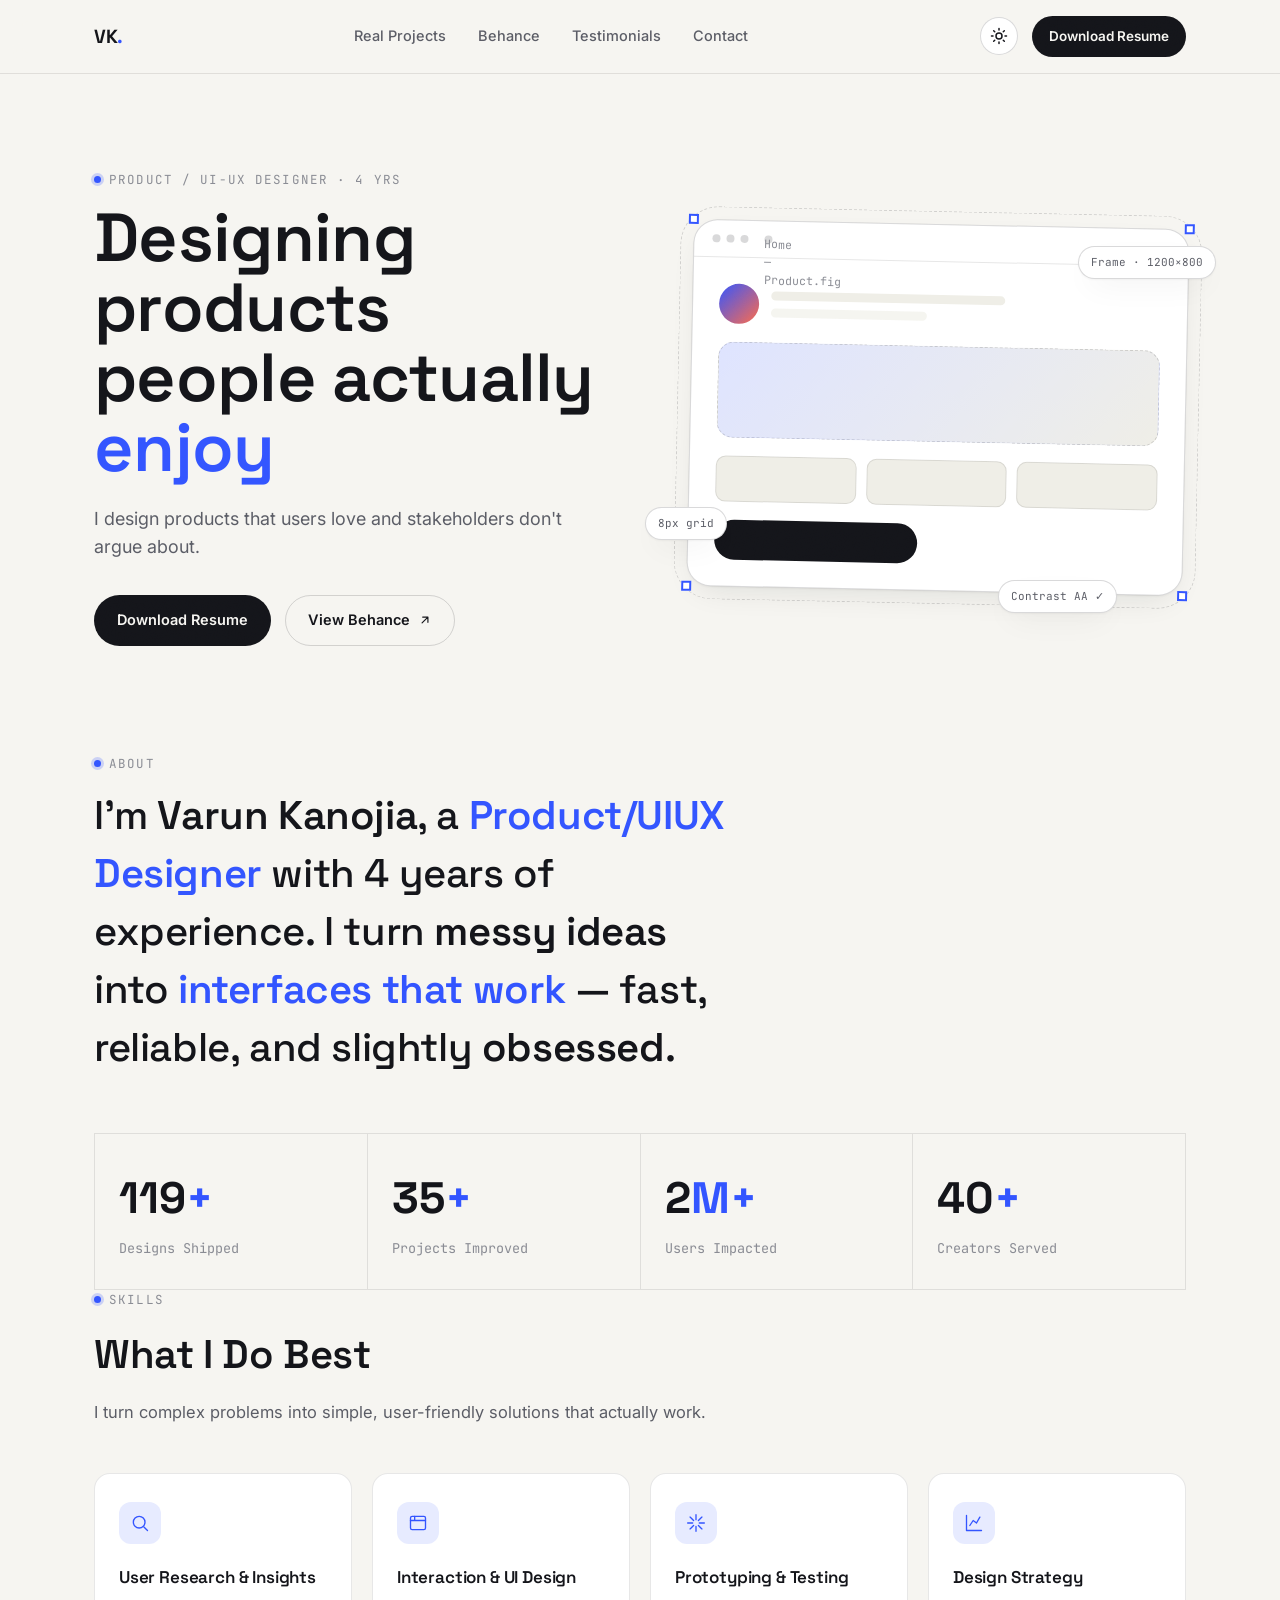
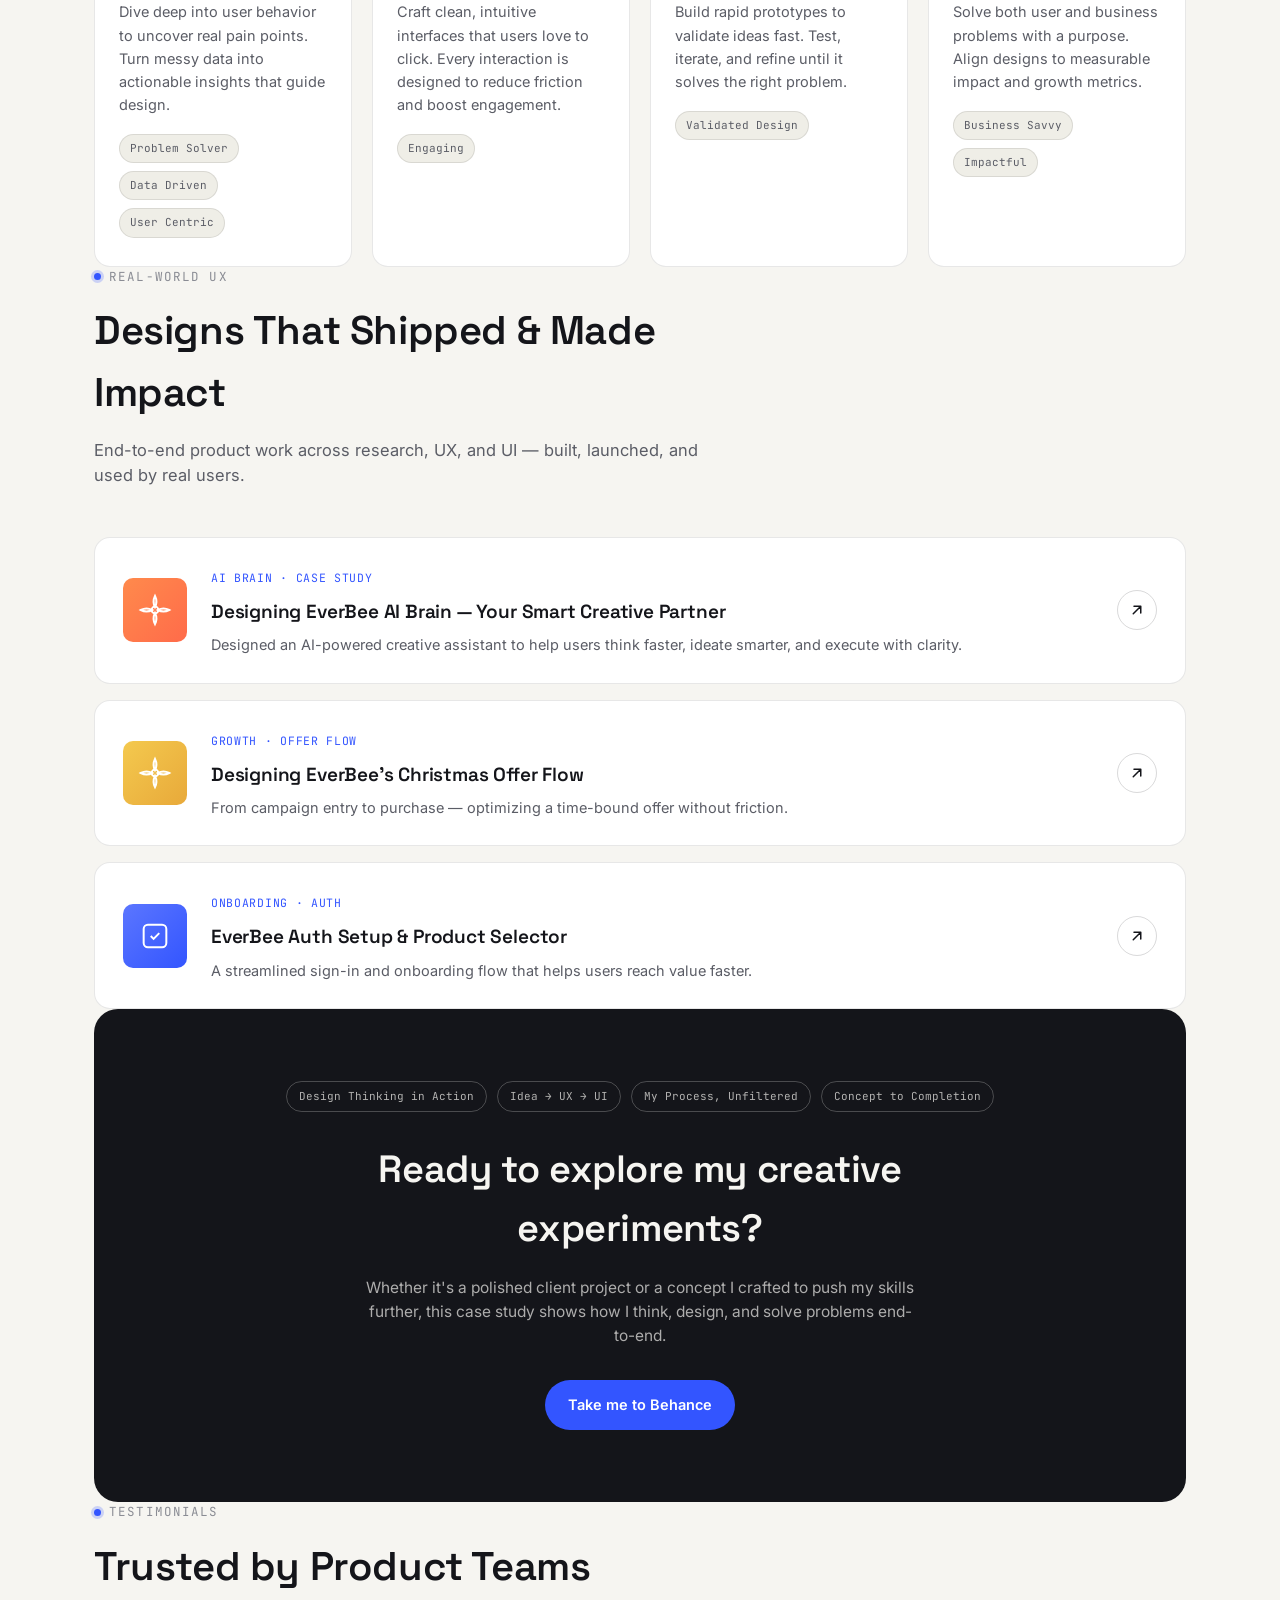
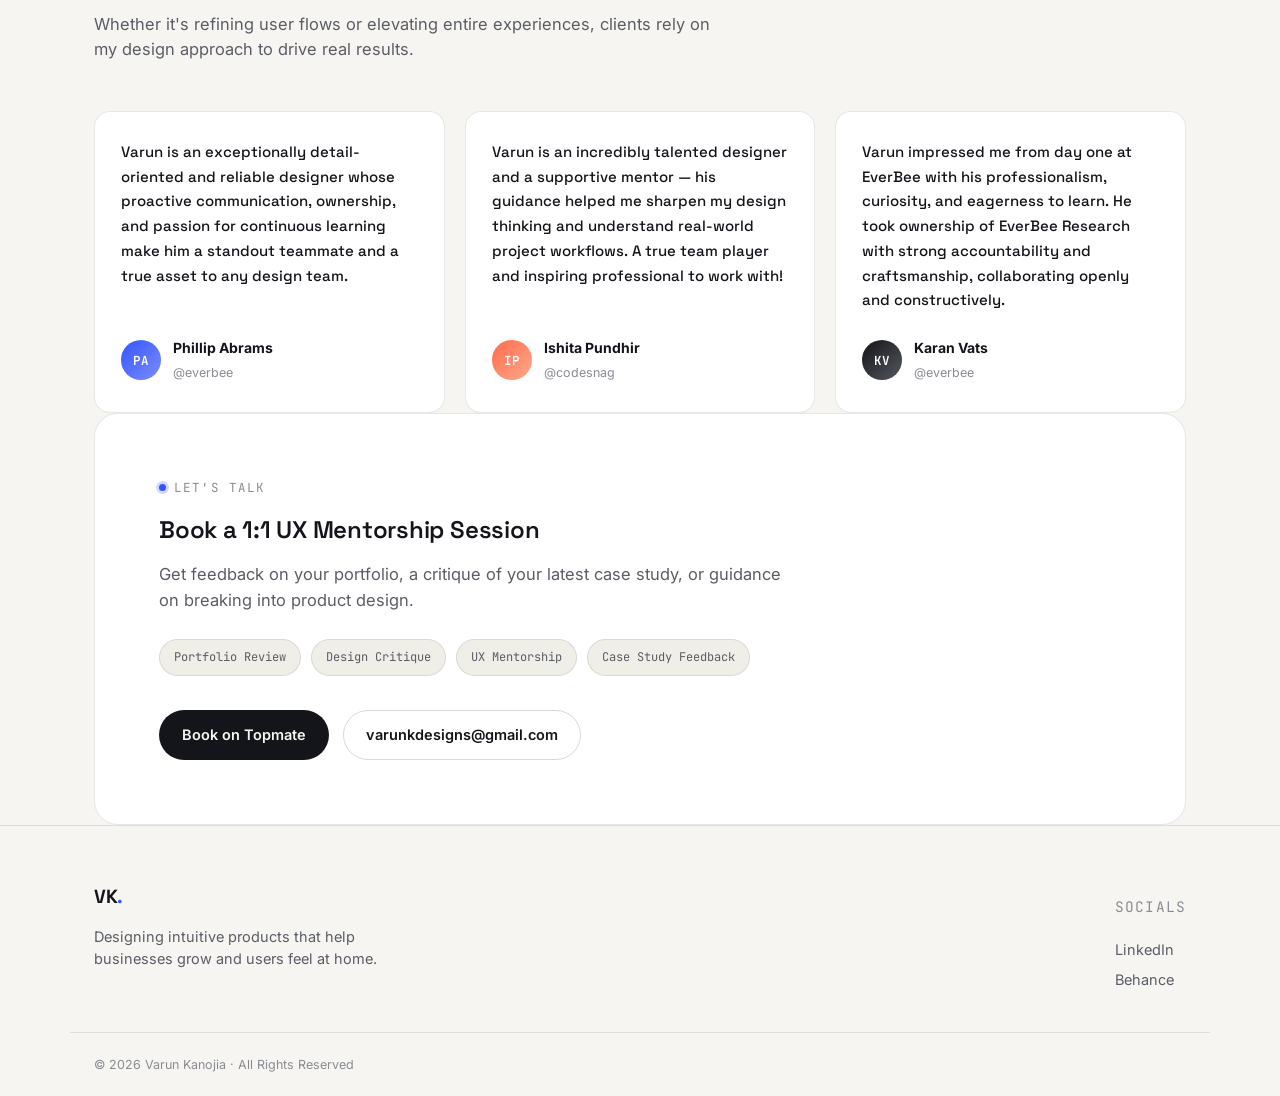
<file: varun-portfolio/index.html>
<!DOCTYPE html>
<html lang="en" data-theme="light">
<head>
<meta charset="UTF-8" />
<meta name="viewport" content="width=device-width, initial-scale=1.0" />
<title>Varun Kanojia — Product / UI-UX Designer</title>
<meta name="description" content="Varun Kanojia is a Product/UIUX Designer with 4 years of experience turning messy ideas into interfaces that work." />

<link rel="preconnect" href="https://fonts.googleapis.com">
<link rel="preconnect" href="https://fonts.gstatic.com" crossorigin>
<link href="https://fonts.googleapis.com/css2?family=Space+Grotesk:wght@400;500;600;700&family=Inter:wght@400;500;600&family=JetBrains+Mono:wght@400;500&display=swap" rel="stylesheet">

<link rel="stylesheet" href="styles.css" />
</head>
<body>

<!-- Grain / noise overlay -->
<div class="grain" aria-hidden="true"></div>

<!-- ============ NAV ============ -->
<header class="nav" id="nav">
  <div class="nav-inner container">
    <a href="#top" class="logo">VK<span class="dot">.</span></a>

    <nav class="nav-links" id="navLinks">
      <a href="#work">Real Projects</a>
      <a href="https://www.behance.net/varunkanojia" target="_blank" rel="noopener">Behance</a>
      <a href="#testimonials">Testimonials</a>
      <a href="#contact">Contact</a>
    </nav>

    <div class="nav-actions">
      <button class="theme-toggle" id="themeToggle" aria-label="Toggle dark mode">
        <svg class="icon-sun" width="18" height="18" viewBox="0 0 24 24" fill="none" stroke="currentColor" stroke-width="2" stroke-linecap="round"><circle cx="12" cy="12" r="4"/><path d="M12 2v2M12 20v2M4.9 4.9l1.4 1.4M17.7 17.7l1.4 1.4M2 12h2M20 12h2M4.9 19.1l1.4-1.4M17.7 6.3l1.4-1.4"/></svg>
        <svg class="icon-moon" width="18" height="18" viewBox="0 0 24 24" fill="none" stroke="currentColor" stroke-width="2" stroke-linecap="round" stroke-linejoin="round"><path d="M21 12.8A9 9 0 1111.2 3 7 7 0 0021 12.8z"/></svg>
      </button>
      <a class="btn btn-primary btn-sm" href="https://drive.google.com/file/d/1HTufMe9qsli9R8VEX-VsirYOaF5EsAQ_/view?usp=sharing" target="_blank" rel="noopener">Download Resume</a>
      <button class="hamburger" id="hamburger" aria-label="Open menu">
        <span></span><span></span><span></span>
      </button>
    </div>
  </div>
</header>

<div class="mobile-menu" id="mobileMenu">
  <a href="#work">Real Projects</a>
  <a href="https://www.behance.net/varunkanojia" target="_blank" rel="noopener">Behance</a>
  <a href="#testimonials">Testimonials</a>
  <a href="#contact">Contact</a>
  <a class="btn btn-primary" href="https://drive.google.com/file/d/1HTufMe9qsli9R8VEX-VsirYOaF5EsAQ_/view?usp=sharing" target="_blank" rel="noopener">Download Resume</a>
</div>

<main id="top">

  <!-- ============ HERO ============ -->
  <section class="hero container">
    <div class="hero-copy">
      <p class="eyebrow"><span class="eyebrow-dot"></span>Product / UI-UX Designer · 4 yrs</p>
      <h1 class="hero-title">
        Designing products<br>
        people actually <span class="highlight">enjoy</span>
      </h1>
      <p class="hero-sub">I design products that users love and stakeholders don't argue about.</p>
      <div class="hero-actions">
        <a class="btn btn-primary" href="https://drive.google.com/file/d/1HTufMe9qsli9R8VEX-VsirYOaF5EsAQ_/view?usp=sharing" target="_blank" rel="noopener">Download Resume</a>
        <a class="btn btn-ghost" href="https://www.behance.net/varunkanojia" target="_blank" rel="noopener">
          View Behance
          <svg width="14" height="14" viewBox="0 0 24 24" fill="none" stroke="currentColor" stroke-width="2" stroke-linecap="round" stroke-linejoin="round"><path d="M7 17L17 7M17 7H8M17 7v9"/></svg>
        </a>
      </div>
    </div>

    <div class="hero-visual" aria-hidden="true">
      <div class="frame-card">
        <div class="frame-bar">
          <span></span><span></span><span></span>
          <span class="frame-label">Home — Product.fig</span>
        </div>
        <div class="frame-body">
          <div class="fb-row">
            <div class="fb-avatar"></div>
            <div class="fb-lines">
              <div class="fb-line w60"></div>
              <div class="fb-line w40 dim"></div>
            </div>
          </div>
          <div class="fb-card"></div>
          <div class="fb-grid">
            <div class="fb-chip"></div>
            <div class="fb-chip"></div>
            <div class="fb-chip"></div>
          </div>
          <div class="fb-cta"></div>
        </div>

        <!-- selection overlay -->
        <div class="handle h-tl"></div>
        <div class="handle h-tr"></div>
        <div class="handle h-bl"></div>
        <div class="handle h-br"></div>
      </div>

      <div class="spec-chip chip-1">Frame · 1200×800</div>
      <div class="spec-chip chip-2">8px grid</div>
      <div class="spec-chip chip-3">Contrast AA ✓</div>
    </div>
  </section>

  <!-- ============ ABOUT + STATS ============ -->
  <section class="about container" id="about">
    <div class="section-head">
      <p class="eyebrow"><span class="eyebrow-dot"></span>About</p>
      <h2 class="about-text">
        I'm <strong>Varun Kanojia</strong>, a <strong>Product/UIUX Designer</strong> with 4 years of experience.
        I turn <strong>messy ideas</strong> into <strong>interfaces that work</strong> — fast, reliable, and slightly <strong>obsessed</strong>.
      </h2>
    </div>

    <div class="stats" id="stats">
      <div class="stat">
        <span class="stat-num" data-target="120">0</span><span class="stat-plus">+</span>
        <p class="stat-label">Designs Shipped</p>
      </div>
      <div class="stat">
        <span class="stat-num" data-target="35">0</span><span class="stat-plus">+</span>
        <p class="stat-label">Projects Improved</p>
      </div>
      <div class="stat">
        <span class="stat-num" data-target="2">0</span><span class="stat-plus">M+</span>
        <p class="stat-label">Users Impacted</p>
      </div>
      <div class="stat">
        <span class="stat-num" data-target="40">0</span><span class="stat-plus">+</span>
        <p class="stat-label">Creators Served</p>
      </div>
    </div>
  </section>

  <!-- ============ SKILLS ============ -->
  <section class="skills container" id="skills">
    <div class="section-head">
      <p class="eyebrow"><span class="eyebrow-dot"></span>Skills</p>
      <h2>What I Do Best</h2>
      <p class="section-sub">I turn complex problems into simple, user-friendly solutions that actually work.</p>
    </div>

    <div class="skills-grid">
      <div class="skill-card">
        <div class="skill-icon">
          <svg width="20" height="20" viewBox="0 0 24 24" fill="none" stroke="currentColor" stroke-width="1.6" stroke-linecap="round" stroke-linejoin="round"><circle cx="11" cy="11" r="7"/><path d="M21 21l-4.3-4.3"/></svg>
        </div>
        <h3>User Research &amp; Insights</h3>
        <p>Dive deep into user behavior to uncover real pain points. Turn messy data into actionable insights that guide design.</p>
        <div class="tags">
          <span class="tag">Problem Solver</span>
          <span class="tag">Data Driven</span>
          <span class="tag">User Centric</span>
        </div>
      </div>

      <div class="skill-card">
        <div class="skill-icon">
          <svg width="20" height="20" viewBox="0 0 24 24" fill="none" stroke="currentColor" stroke-width="1.6" stroke-linecap="round" stroke-linejoin="round"><rect x="3" y="4" width="18" height="16" rx="2"/><path d="M3 9h18M8 4v5"/></svg>
        </div>
        <h3>Interaction &amp; UI Design</h3>
        <p>Craft clean, intuitive interfaces that users love to click. Every interaction is designed to reduce friction and boost engagement.</p>
        <div class="tags">
          <span class="tag">Engaging</span>
        </div>
      </div>

      <div class="skill-card">
        <div class="skill-icon">
          <svg width="20" height="20" viewBox="0 0 24 24" fill="none" stroke="currentColor" stroke-width="1.6" stroke-linecap="round" stroke-linejoin="round"><path d="M12 2v6M12 16v6M4.9 4.9l4.2 4.2M14.9 14.9l4.2 4.2M2 12h6M16 12h6M4.9 19.1l4.2-4.2M14.9 9.1l4.2-4.2"/></svg>
        </div>
        <h3>Prototyping &amp; Testing</h3>
        <p>Build rapid prototypes to validate ideas fast. Test, iterate, and refine until it solves the right problem.</p>
        <div class="tags">
          <span class="tag">Validated Design</span>
        </div>
      </div>

      <div class="skill-card">
        <div class="skill-icon">
          <svg width="20" height="20" viewBox="0 0 24 24" fill="none" stroke="currentColor" stroke-width="1.6" stroke-linecap="round" stroke-linejoin="round"><path d="M3 3v18h18M7 15l4-6 4 3 4-7"/></svg>
        </div>
        <h3>Design Strategy</h3>
        <p>Solve both user and business problems with a purpose. Align designs to measurable impact and growth metrics.</p>
        <div class="tags">
          <span class="tag">Business Savvy</span>
          <span class="tag">Impactful</span>
        </div>
      </div>
    </div>
  </section>

  <!-- ============ WORK ============ -->
  <section class="work container" id="work">
    <div class="section-head">
      <p class="eyebrow"><span class="eyebrow-dot"></span>Real-World UX</p>
      <h2>Designs That Shipped &amp; Made Impact</h2>
      <p class="section-sub">End-to-end product work across research, UX, and UI — built, launched, and used by real users.</p>
    </div>

    <div class="work-list">
      <a class="work-card" href="case-studies/everbee-ai-brain.html">
        <div class="work-cover cover-orange">
          <svg width="34" height="34" viewBox="0 0 24 24" fill="none" stroke="currentColor" stroke-width="1.4"><path d="M12 2c1.5 3 1.5 5-0 8-1.5-3-1.5-5 0-8zM12 22c-1.5-3-1.5-5 0-8 1.5 3 1.5 5 0 8zM2 12c3-1.5 5-1.5 8 0-3 1.5-5 1.5-8 0zM22 12c-3 1.5-5 1.5-8 0 3-1.5 5-1.5 8 0z"/><circle cx="12" cy="12" r="2.4"/></svg>
        </div>
        <div class="work-body">
          <span class="work-tag">AI Brain · Case Study</span>
          <h3>Designing EverBee AI Brain — Your Smart Creative Partner</h3>
          <p>Designed an AI-powered creative assistant to help users think faster, ideate smarter, and execute with clarity.</p>
        </div>
        <span class="work-arrow">
          <svg width="18" height="18" viewBox="0 0 24 24" fill="none" stroke="currentColor" stroke-width="2" stroke-linecap="round" stroke-linejoin="round"><path d="M7 17L17 7M17 7H8M17 7v9"/></svg>
        </span>
      </a>

      <a class="work-card" href="case-studies/everbee-christmas-offer.html">
        <div class="work-cover cover-yellow">
          <svg width="34" height="34" viewBox="0 0 24 24" fill="none" stroke="currentColor" stroke-width="1.4"><path d="M12 2c1.5 3 1.5 5-0 8-1.5-3-1.5-5 0-8zM12 22c-1.5-3-1.5-5 0-8 1.5 3 1.5 5 0 8zM2 12c3-1.5 5-1.5 8 0-3 1.5-5 1.5-8 0zM22 12c-3 1.5-5 1.5-8 0 3-1.5 5-1.5 8 0z"/><circle cx="12" cy="12" r="2.4"/></svg>
        </div>
        <div class="work-body">
          <span class="work-tag">Growth · Offer Flow</span>
          <h3>Designing EverBee's Christmas Offer Flow</h3>
          <p>From campaign entry to purchase — optimizing a time-bound offer without friction.</p>
        </div>
        <span class="work-arrow">
          <svg width="18" height="18" viewBox="0 0 24 24" fill="none" stroke="currentColor" stroke-width="2" stroke-linecap="round" stroke-linejoin="round"><path d="M7 17L17 7M17 7H8M17 7v9"/></svg>
        </span>
      </a>

      <a class="work-card" href="case-studies/everbee-auth-onboarding.html">
        <div class="work-cover cover-blue">
          <svg width="34" height="34" viewBox="0 0 24 24" fill="none" stroke="currentColor" stroke-width="1.4"><rect x="4" y="4" width="16" height="16" rx="3"/><path d="M9 12l2 2 4-4"/></svg>
        </div>
        <div class="work-body">
          <span class="work-tag">Onboarding · Auth</span>
          <h3>EverBee Auth Setup &amp; Product Selector</h3>
          <p>A streamlined sign-in and onboarding flow that helps users reach value faster.</p>
        </div>
        <span class="work-arrow">
          <svg width="18" height="18" viewBox="0 0 24 24" fill="none" stroke="currentColor" stroke-width="2" stroke-linecap="round" stroke-linejoin="round"><path d="M7 17L17 7M17 7H8M17 7v9"/></svg>
        </span>
      </a>
    </div>
  </section>

  <!-- ============ CTA BANNER ============ -->
  <section class="cta container">
    <div class="cta-card">
      <div class="cta-tags" aria-hidden="true">
        <span>Design Thinking in Action</span>
        <span>Idea → UX → UI</span>
        <span>My Process, Unfiltered</span>
        <span>Concept to Completion</span>
      </div>
      <h2>Ready to explore my creative experiments?</h2>
      <p>Whether it's a polished client project or a concept I crafted to push my skills further, this case study shows how I think, design, and solve problems end-to-end.</p>
      <a class="btn btn-primary" href="https://www.behance.net/varunkanojia" target="_blank" rel="noopener">Take me to Behance</a>
    </div>
  </section>

  <!-- ============ TESTIMONIALS ============ -->
  <section class="testimonials container" id="testimonials">
    <div class="section-head">
      <p class="eyebrow"><span class="eyebrow-dot"></span>Testimonials</p>
      <h2>Trusted by Product Teams</h2>
      <p class="section-sub">Whether it's refining user flows or elevating entire experiences, clients rely on my design approach to drive real results.</p>
    </div>

    <div class="testi-grid">
      <figure class="testi-card">
        <blockquote>Varun is an exceptionally detail-oriented and reliable designer whose proactive communication, ownership, and passion for continuous learning make him a standout teammate and a true asset to any design team.</blockquote>
        <figcaption>
          <span class="avatar" style="--av-a:#3355FF;--av-b:#7C8CFF;">PA</span>
          <span>
            <strong>Phillip Abrams</strong>
            <em>@everbee</em>
          </span>
        </figcaption>
      </figure>

      <figure class="testi-card">
        <blockquote>Varun is an incredibly talented designer and a supportive mentor — his guidance helped me sharpen my design thinking and understand real-world project workflows. A true team player and inspiring professional to work with!</blockquote>
        <figcaption>
          <span class="avatar" style="--av-a:#FF6B4A;--av-b:#FFA98C;">IP</span>
          <span>
            <strong>Ishita Pundhir</strong>
            <em>@codesnag</em>
          </span>
        </figcaption>
      </figure>

      <figure class="testi-card">
        <blockquote>Varun impressed me from day one at EverBee with his professionalism, curiosity, and eagerness to learn. He took ownership of EverBee Research with strong accountability and craftsmanship, collaborating openly and constructively.</blockquote>
        <figcaption>
          <span class="avatar" style="--av-a:#14151A;--av-b:#55575F;">KV</span>
          <span>
            <strong>Karan Vats</strong>
            <em>@everbee</em>
          </span>
        </figcaption>
      </figure>
    </div>
  </section>

  <!-- ============ CONTACT ============ -->
  <section class="contact container" id="contact">
    <div class="contact-card">
      <div class="contact-copy">
        <p class="eyebrow"><span class="eyebrow-dot"></span>Let's talk</p>
        <h2>Book a 1:1 UX Mentorship Session</h2>
        <p class="section-sub">Get feedback on your portfolio, a critique of your latest case study, or guidance on breaking into product design.</p>

        <ul class="contact-tags">
          <li>Portfolio Review</li>
          <li>Design Critique</li>
          <li>UX Mentorship</li>
          <li>Case Study Feedback</li>
        </ul>

        <div class="hero-actions">
          <a class="btn btn-primary" href="https://topmate.io/varunkanojia/" target="_blank" rel="noopener">Book on Topmate</a>
          <a class="btn btn-ghost" href="mailto:varunkdesigns@gmail.com">varunkdesigns@gmail.com</a>
        </div>
      </div>
    </div>
  </section>

</main>

<!-- ============ FOOTER ============ -->
<footer class="footer">
  <div class="container footer-inner">
    <div>
      <a href="#top" class="logo">VK<span class="dot">.</span></a>
      <p>Designing intuitive products that help businesses grow and users feel at home.</p>
    </div>
    <div class="footer-links">
      <p class="footer-heading">Socials</p>
      <a href="https://www.linkedin.com/in/varun-kanojia-a55846212/" target="_blank" rel="noopener">LinkedIn</a>
      <a href="https://www.behance.net/varunkanojia" target="_blank" rel="noopener">Behance</a>
    </div>
  </div>
  <div class="container footer-bottom">
    <p>© 2026 Varun Kanojia · All Rights Reserved</p>
  </div>
</footer>

<script src="script.js"></script>
</body>
</html>
</file>
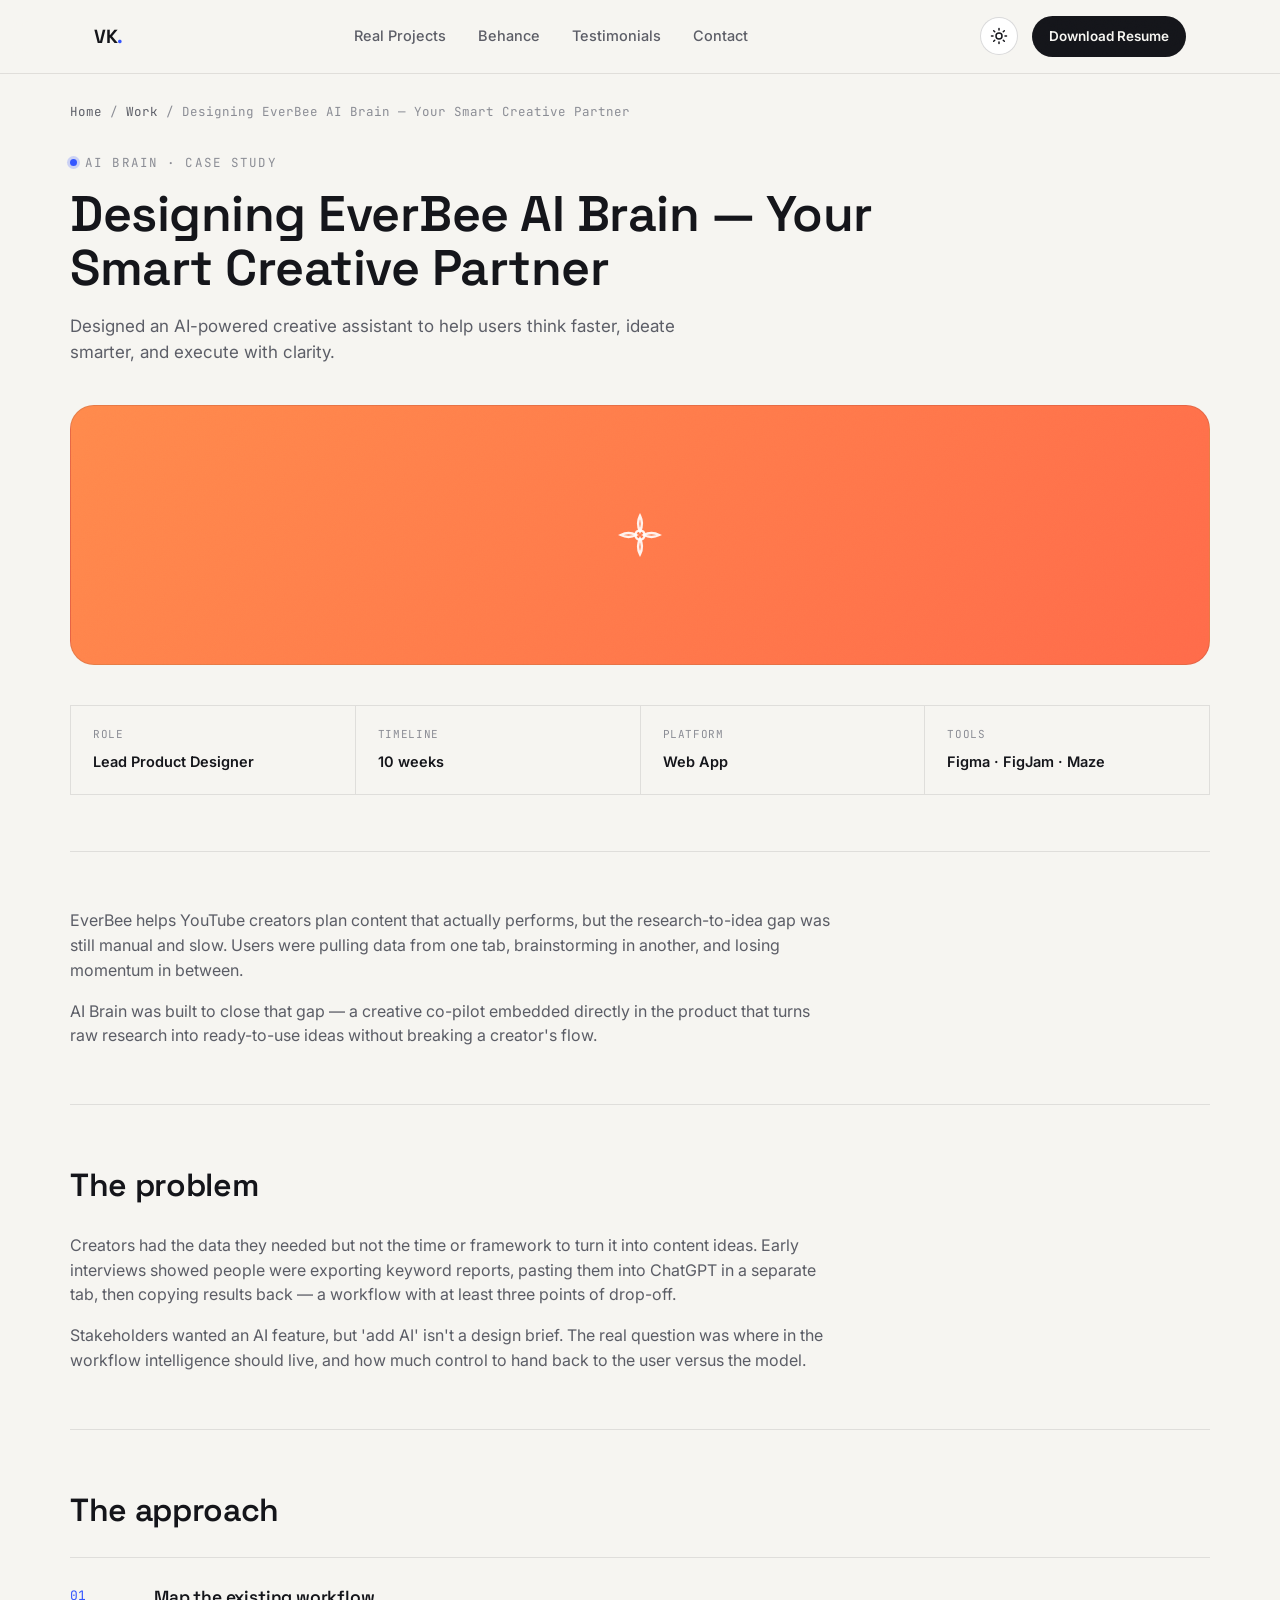
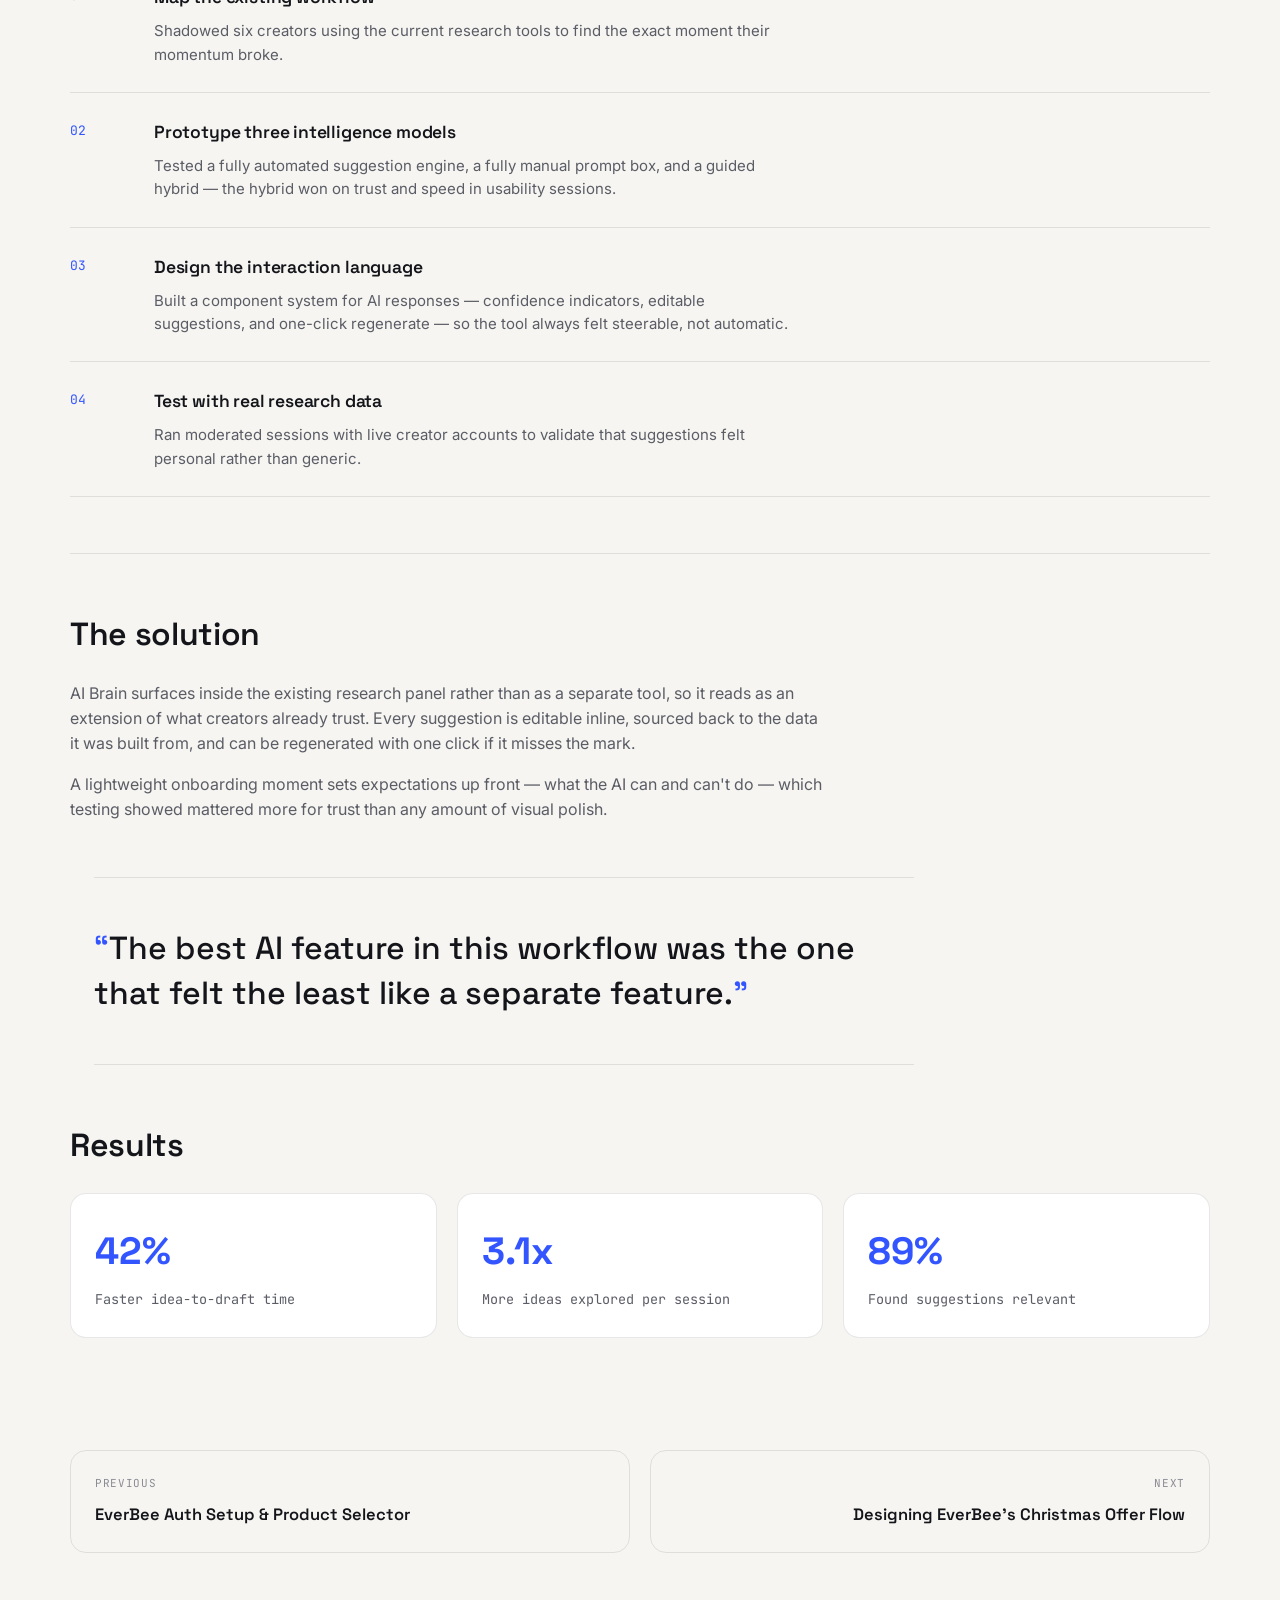
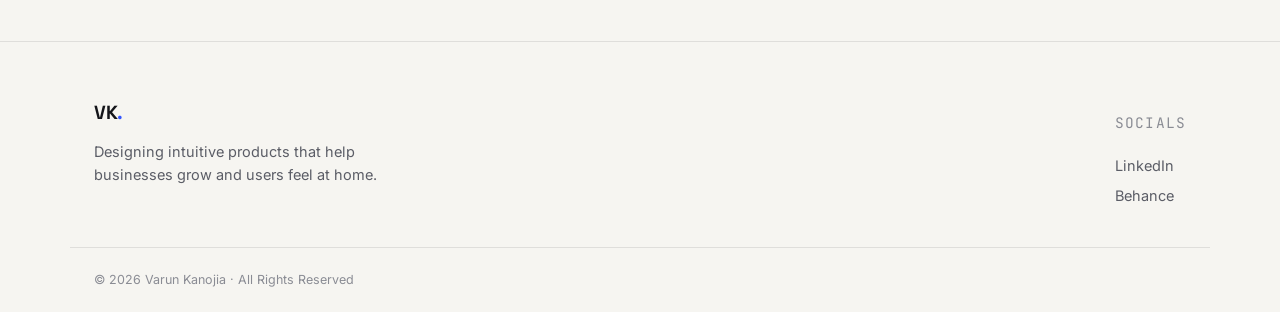
<file: varun-portfolio/case-studies/everbee-ai-brain.html>
<!DOCTYPE html>
<html lang="en" data-theme="light">
<head>
<meta charset="UTF-8" />
<meta name="viewport" content="width=device-width, initial-scale=1.0" />
<title>Designing EverBee AI Brain — Your Smart Creative Partner — Varun Kanojia</title>
<meta name="description" content="Designed an AI-powered creative assistant to help users think faster, ideate smarter, and execute with clarity." />

<link rel="preconnect" href="https://fonts.googleapis.com">
<link rel="preconnect" href="https://fonts.gstatic.com" crossorigin>
<link href="https://fonts.googleapis.com/css2?family=Space+Grotesk:wght@400;500;600;700&family=Inter:wght@400;500;600&family=JetBrains+Mono:wght@400;500&display=swap" rel="stylesheet">
<link rel="stylesheet" href="../styles.css" />
</head>
<body>
<div class="grain" aria-hidden="true"></div>

<header class="nav" id="nav">
  <div class="nav-inner container">
    <a href="../index.html" class="logo">VK<span class="dot">.</span></a>
    <nav class="nav-links" id="navLinks">
      <a href="../index.html#work">Real Projects</a>
      <a href="https://www.behance.net/varunkanojia" target="_blank" rel="noopener">Behance</a>
      <a href="../index.html#testimonials">Testimonials</a>
      <a href="../index.html#contact">Contact</a>
    </nav>
    <div class="nav-actions">
      <button class="theme-toggle" id="themeToggle" aria-label="Toggle dark mode">
        <svg class="icon-sun" width="18" height="18" viewBox="0 0 24 24" fill="none" stroke="currentColor" stroke-width="2" stroke-linecap="round"><circle cx="12" cy="12" r="4"/><path d="M12 2v2M12 20v2M4.9 4.9l1.4 1.4M17.7 17.7l1.4 1.4M2 12h2M20 12h2M4.9 19.1l1.4-1.4M17.7 6.3l1.4-1.4"/></svg>
        <svg class="icon-moon" width="18" height="18" viewBox="0 0 24 24" fill="none" stroke="currentColor" stroke-width="2" stroke-linecap="round" stroke-linejoin="round"><path d="M21 12.8A9 9 0 1111.2 3 7 7 0 0021 12.8z"/></svg>
      </button>
      <a class="btn btn-primary btn-sm" href="https://drive.google.com/file/d/1HTufMe9qsli9R8VEX-VsirYOaF5EsAQ_/view?usp=sharing" target="_blank" rel="noopener">Download Resume</a>
      <button class="hamburger" id="hamburger" aria-label="Open menu"><span></span><span></span><span></span></button>
    </div>
  </div>
</header>
<div class="mobile-menu" id="mobileMenu">
  <a href="../index.html#work">Real Projects</a>
  <a href="https://www.behance.net/varunkanojia" target="_blank" rel="noopener">Behance</a>
  <a href="../index.html#testimonials">Testimonials</a>
  <a href="../index.html#contact">Contact</a>
  <a class="btn btn-primary" href="https://drive.google.com/file/d/1HTufMe9qsli9R8VEX-VsirYOaF5EsAQ_/view?usp=sharing" target="_blank" rel="noopener">Download Resume</a>
</div>


<main id="top">
  <div class="container breadcrumb">
    <a href="../index.html">Home</a> <span>/</span> <a href="../index.html#work">Work</a> <span>/</span> <span>Designing EverBee AI Brain — Your Smart Creative Partner</span>
  </div>

  <section class="cs-hero container">
    <p class="eyebrow"><span class="eyebrow-dot"></span>AI Brain · Case Study</p>
    <h1>Designing EverBee AI Brain — Your Smart Creative Partner</h1>
    <p class="section-sub">Designed an AI-powered creative assistant to help users think faster, ideate smarter, and execute with clarity.</p>

    <div class="cs-cover cover-orange">
      <svg width="46" height="46" viewBox="0 0 24 24" fill="none" stroke="currentColor" stroke-width="1.3"><path d="M12 2c1.5 3 1.5 5-0 8-1.5-3-1.5-5 0-8zM12 22c-1.5-3-1.5-5 0-8 1.5 3 1.5 5 0 8zM2 12c3-1.5 5-1.5 8 0-3 1.5-5 1.5-8 0zM22 12c-3 1.5-5 1.5-8 0 3-1.5 5-1.5 8 0z"/><circle cx="12" cy="12" r="2.4"/></svg>
    </div>

    <div class="cs-meta">
      <div><span class="cs-meta-label">Role</span><span class="cs-meta-value">Lead Product Designer</span></div>
      <div><span class="cs-meta-label">Timeline</span><span class="cs-meta-value">10 weeks</span></div>
      <div><span class="cs-meta-label">Platform</span><span class="cs-meta-value">Web App</span></div>
      <div><span class="cs-meta-label">Tools</span><span class="cs-meta-value">Figma · FigJam · Maze</span></div>
    </div>
  </section>

  <section class="cs-section container">
    <p>EverBee helps YouTube creators plan content that actually performs, but the research-to-idea gap was still manual and slow. Users were pulling data from one tab, brainstorming in another, and losing momentum in between.</p>
<p>AI Brain was built to close that gap — a creative co-pilot embedded directly in the product that turns raw research into ready-to-use ideas without breaking a creator's flow.</p>
  </section>

  <section class="cs-section container">
    <h2>The problem</h2>
    <p>Creators had the data they needed but not the time or framework to turn it into content ideas. Early interviews showed people were exporting keyword reports, pasting them into ChatGPT in a separate tab, then copying results back — a workflow with at least three points of drop-off.</p>
<p>Stakeholders wanted an AI feature, but 'add AI' isn't a design brief. The real question was where in the workflow intelligence should live, and how much control to hand back to the user versus the model.</p>
  </section>

  <section class="cs-section container">
    <h2>The approach</h2>
    <div class="cs-steps">
      
      <div class="cs-step">
        <div class="cs-step-num">01</div>
        <div>
          <h3>Map the existing workflow</h3>
          <p>Shadowed six creators using the current research tools to find the exact moment their momentum broke.</p>
        </div>
      </div>

      <div class="cs-step">
        <div class="cs-step-num">02</div>
        <div>
          <h3>Prototype three intelligence models</h3>
          <p>Tested a fully automated suggestion engine, a fully manual prompt box, and a guided hybrid — the hybrid won on trust and speed in usability sessions.</p>
        </div>
      </div>

      <div class="cs-step">
        <div class="cs-step-num">03</div>
        <div>
          <h3>Design the interaction language</h3>
          <p>Built a component system for AI responses — confidence indicators, editable suggestions, and one-click regenerate — so the tool always felt steerable, not automatic.</p>
        </div>
      </div>

      <div class="cs-step">
        <div class="cs-step-num">04</div>
        <div>
          <h3>Test with real research data</h3>
          <p>Ran moderated sessions with live creator accounts to validate that suggestions felt personal rather than generic.</p>
        </div>
      </div>
    </div>
  </section>

  <section class="cs-section container">
    <h2>The solution</h2>
    <p>AI Brain surfaces inside the existing research panel rather than as a separate tool, so it reads as an extension of what creators already trust. Every suggestion is editable inline, sourced back to the data it was built from, and can be regenerated with one click if it misses the mark.</p>
<p>A lightweight onboarding moment sets expectations up front — what the AI can and can't do — which testing showed mattered more for trust than any amount of visual polish.</p>
  </section>

  <section class="container">
    <blockquote class="cs-quote">The best AI feature in this workflow was the one that felt the least like a separate feature.</blockquote>
  </section>

  <section class="cs-section container" style="border-top:none;">
    <h2>Results</h2>
    <div class="cs-results">
      
      <div class="cs-result">
        <div class="cs-result-value">42%</div>
        <div class="cs-result-label">Faster idea-to-draft time</div>
      </div>

      <div class="cs-result">
        <div class="cs-result-value">3.1x</div>
        <div class="cs-result-label">More ideas explored per session</div>
      </div>

      <div class="cs-result">
        <div class="cs-result-value">89%</div>
        <div class="cs-result-label">Found suggestions relevant</div>
      </div>
    </div>
  </section>

  <section class="container cs-nav">
    
    <a class="cs-nav-link prev" href="everbee-auth-onboarding.html">
      <span class="cs-nav-eyebrow">Previous</span>
      <span class="cs-nav-title">EverBee Auth Setup &amp; Product Selector</span>
    </a>
    
    <a class="cs-nav-link next" href="everbee-christmas-offer.html">
      <span class="cs-nav-eyebrow">Next</span>
      <span class="cs-nav-title">Designing EverBee's Christmas Offer Flow</span>
    </a>
  </section>
</main>


<footer class="footer">
  <div class="container footer-inner">
    <div>
      <a href="../index.html" class="logo">VK<span class="dot">.</span></a>
      <p>Designing intuitive products that help businesses grow and users feel at home.</p>
    </div>
    <div class="footer-links">
      <p class="footer-heading">Socials</p>
      <a href="https://www.linkedin.com/in/varun-kanojia-a55846212/" target="_blank" rel="noopener">LinkedIn</a>
      <a href="https://www.behance.net/varunkanojia" target="_blank" rel="noopener">Behance</a>
    </div>
  </div>
  <div class="container footer-bottom">
    <p>&copy; 2026 Varun Kanojia &middot; All Rights Reserved</p>
  </div>
</footer>

<script src="../script.js"></script>
</body>
</html>
</file>
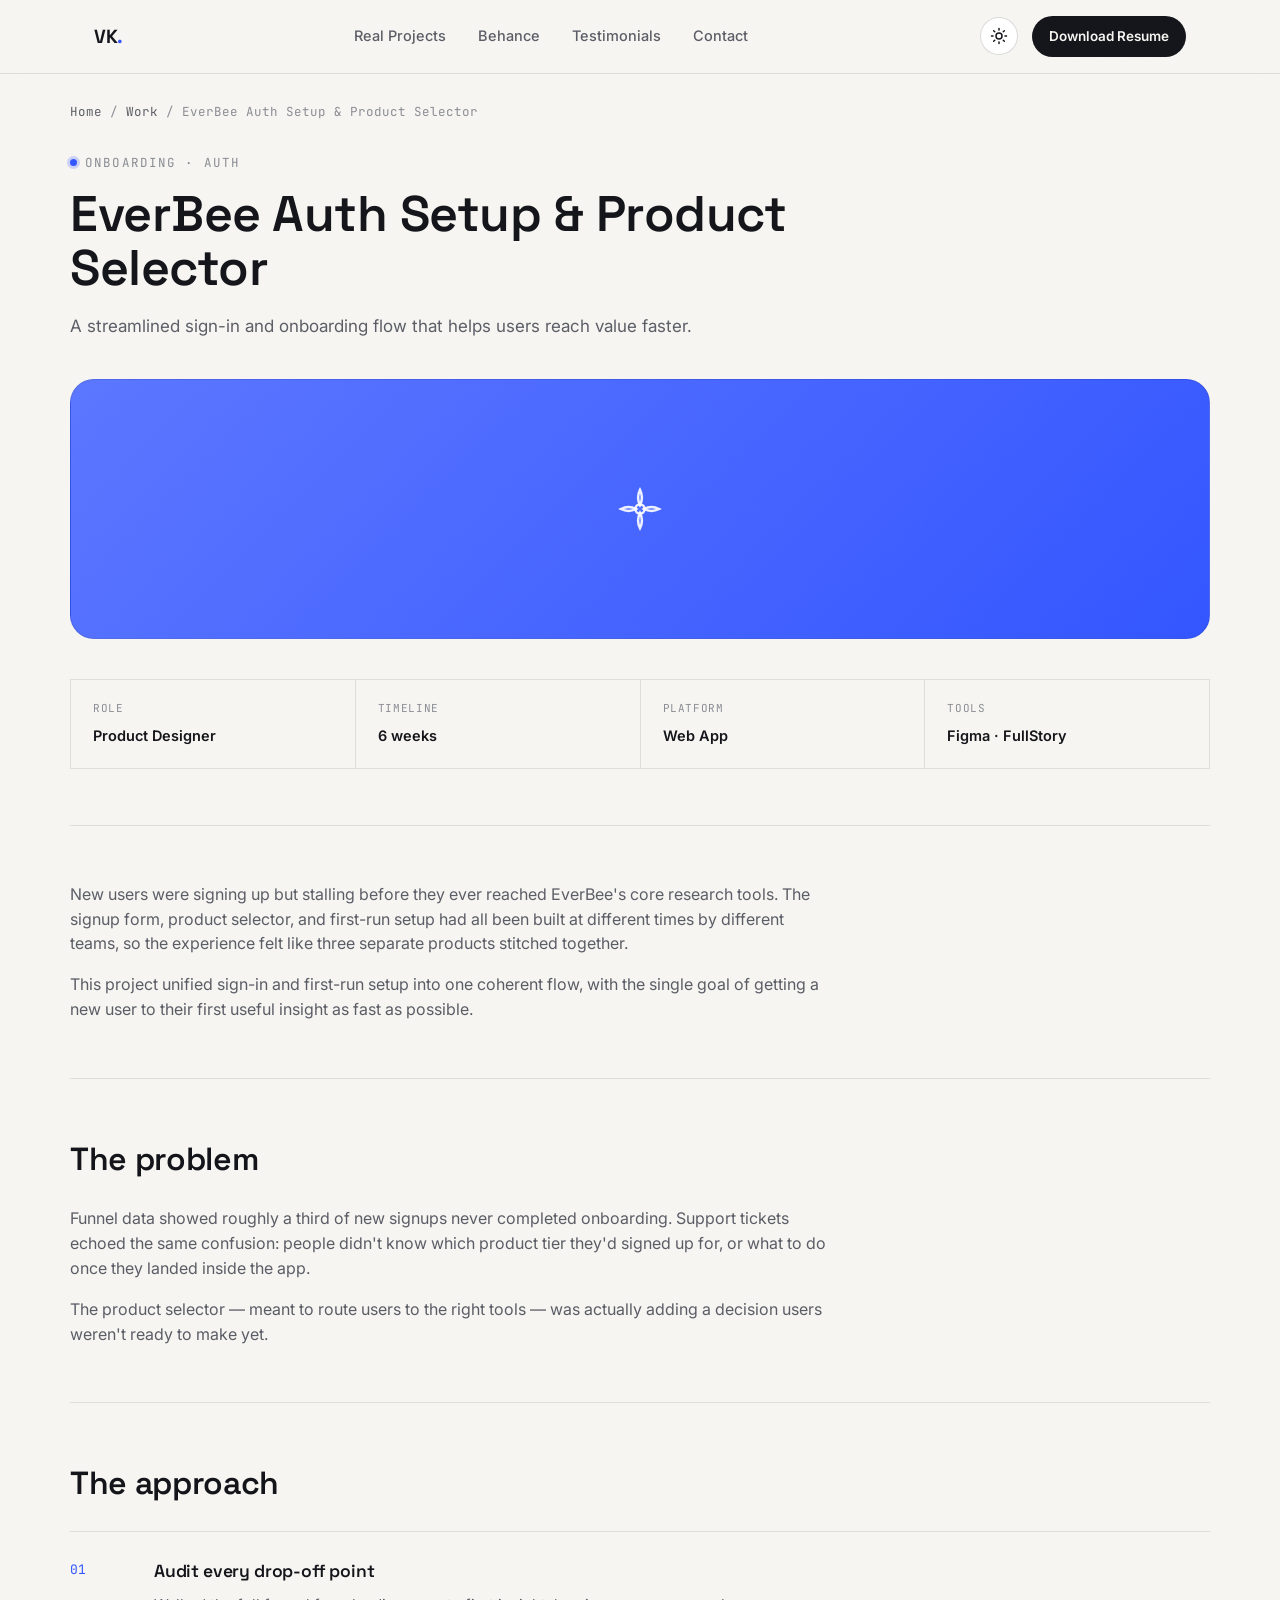
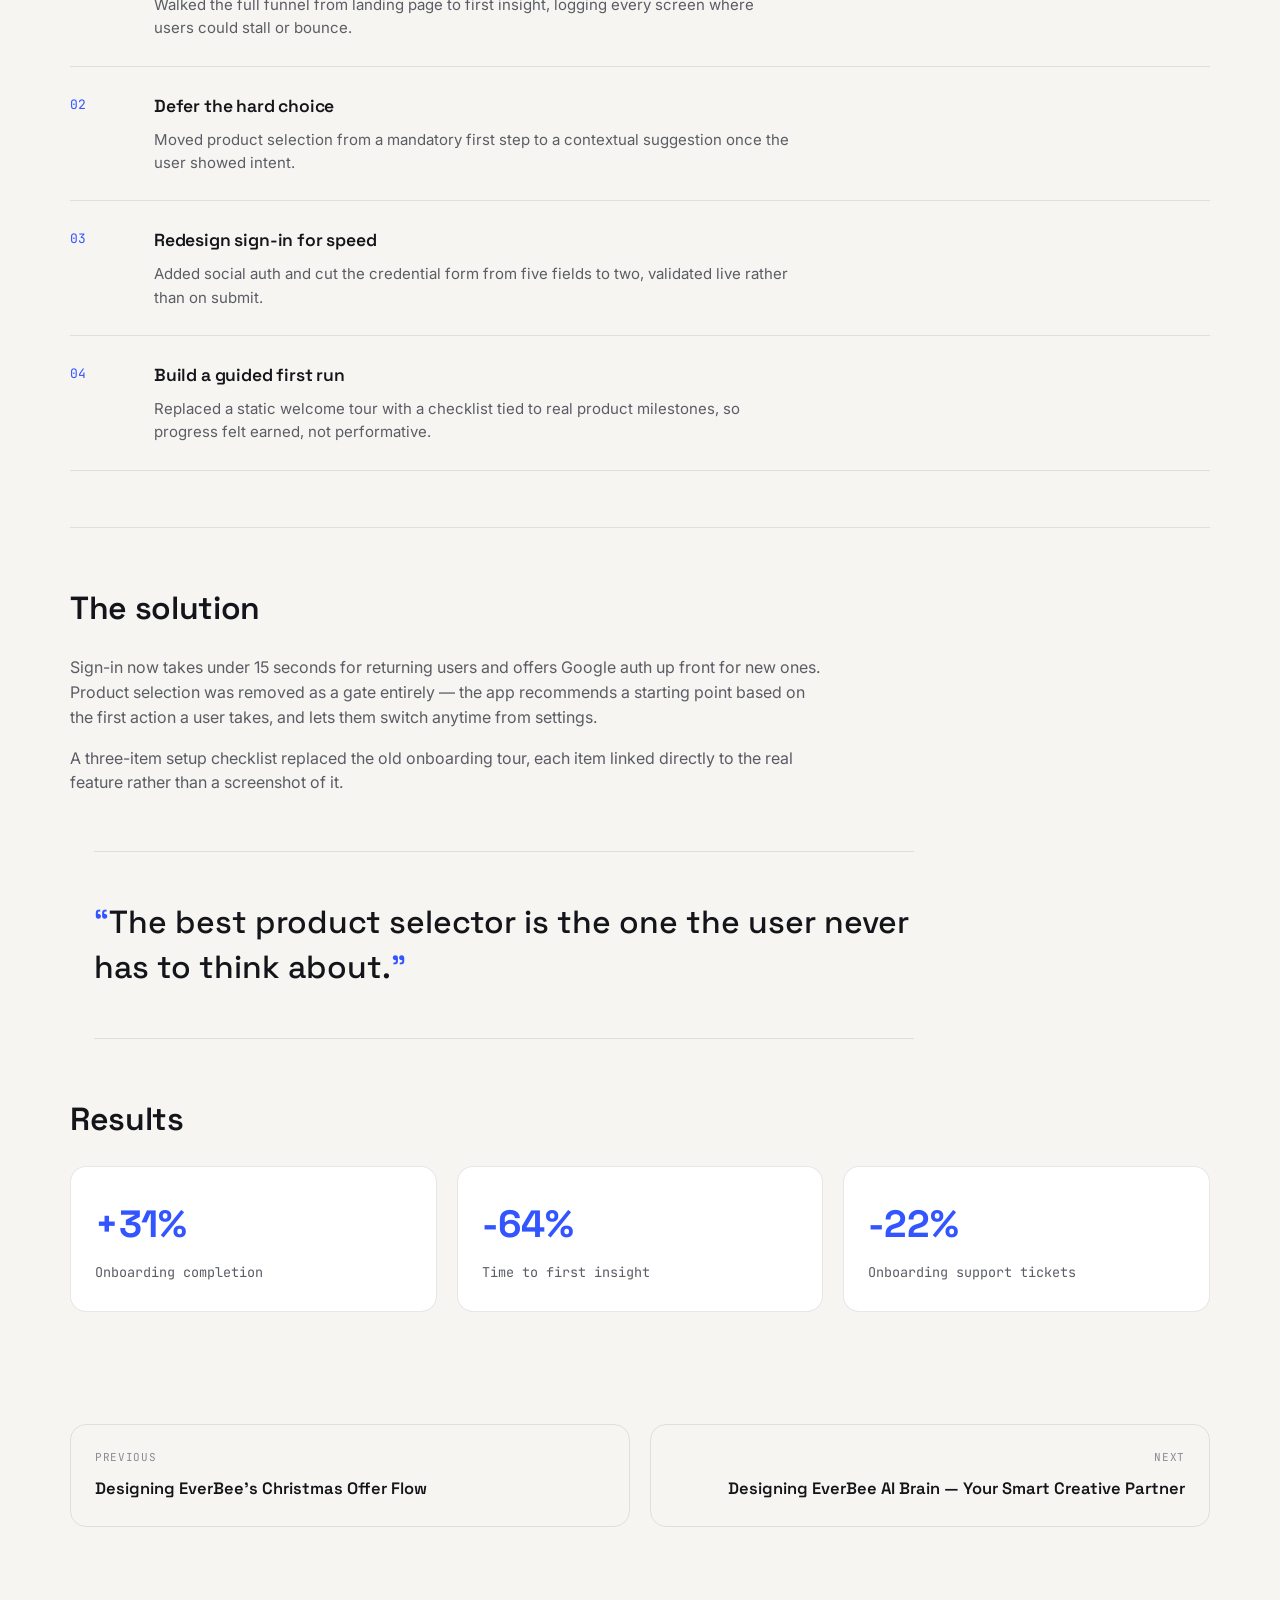
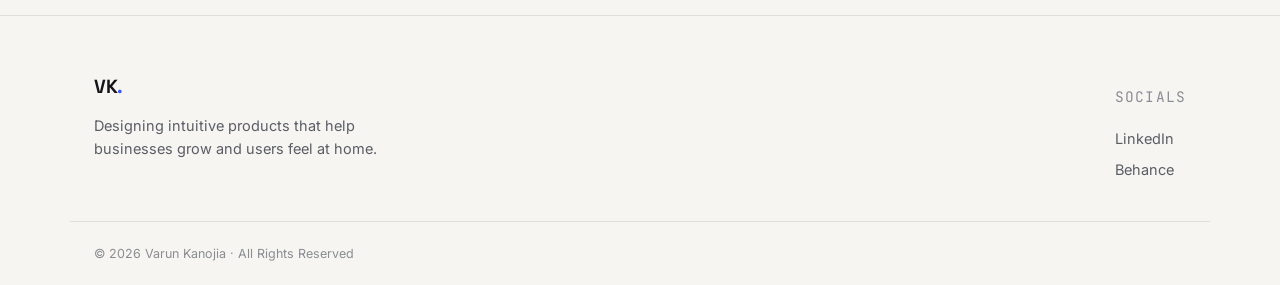
<file: varun-portfolio/case-studies/everbee-auth-onboarding.html>
<!DOCTYPE html>
<html lang="en" data-theme="light">
<head>
<meta charset="UTF-8" />
<meta name="viewport" content="width=device-width, initial-scale=1.0" />
<title>EverBee Auth Setup &amp; Product Selector — Varun Kanojia</title>
<meta name="description" content="A streamlined sign-in and onboarding flow that helps users reach value faster." />

<link rel="preconnect" href="https://fonts.googleapis.com">
<link rel="preconnect" href="https://fonts.gstatic.com" crossorigin>
<link href="https://fonts.googleapis.com/css2?family=Space+Grotesk:wght@400;500;600;700&family=Inter:wght@400;500;600&family=JetBrains+Mono:wght@400;500&display=swap" rel="stylesheet">
<link rel="stylesheet" href="../styles.css" />
</head>
<body>
<div class="grain" aria-hidden="true"></div>

<header class="nav" id="nav">
  <div class="nav-inner container">
    <a href="../index.html" class="logo">VK<span class="dot">.</span></a>
    <nav class="nav-links" id="navLinks">
      <a href="../index.html#work">Real Projects</a>
      <a href="https://www.behance.net/varunkanojia" target="_blank" rel="noopener">Behance</a>
      <a href="../index.html#testimonials">Testimonials</a>
      <a href="../index.html#contact">Contact</a>
    </nav>
    <div class="nav-actions">
      <button class="theme-toggle" id="themeToggle" aria-label="Toggle dark mode">
        <svg class="icon-sun" width="18" height="18" viewBox="0 0 24 24" fill="none" stroke="currentColor" stroke-width="2" stroke-linecap="round"><circle cx="12" cy="12" r="4"/><path d="M12 2v2M12 20v2M4.9 4.9l1.4 1.4M17.7 17.7l1.4 1.4M2 12h2M20 12h2M4.9 19.1l1.4-1.4M17.7 6.3l1.4-1.4"/></svg>
        <svg class="icon-moon" width="18" height="18" viewBox="0 0 24 24" fill="none" stroke="currentColor" stroke-width="2" stroke-linecap="round" stroke-linejoin="round"><path d="M21 12.8A9 9 0 1111.2 3 7 7 0 0021 12.8z"/></svg>
      </button>
      <a class="btn btn-primary btn-sm" href="https://drive.google.com/file/d/1HTufMe9qsli9R8VEX-VsirYOaF5EsAQ_/view?usp=sharing" target="_blank" rel="noopener">Download Resume</a>
      <button class="hamburger" id="hamburger" aria-label="Open menu"><span></span><span></span><span></span></button>
    </div>
  </div>
</header>
<div class="mobile-menu" id="mobileMenu">
  <a href="../index.html#work">Real Projects</a>
  <a href="https://www.behance.net/varunkanojia" target="_blank" rel="noopener">Behance</a>
  <a href="../index.html#testimonials">Testimonials</a>
  <a href="../index.html#contact">Contact</a>
  <a class="btn btn-primary" href="https://drive.google.com/file/d/1HTufMe9qsli9R8VEX-VsirYOaF5EsAQ_/view?usp=sharing" target="_blank" rel="noopener">Download Resume</a>
</div>


<main id="top">
  <div class="container breadcrumb">
    <a href="../index.html">Home</a> <span>/</span> <a href="../index.html#work">Work</a> <span>/</span> <span>EverBee Auth Setup &amp; Product Selector</span>
  </div>

  <section class="cs-hero container">
    <p class="eyebrow"><span class="eyebrow-dot"></span>Onboarding · Auth</p>
    <h1>EverBee Auth Setup &amp; Product Selector</h1>
    <p class="section-sub">A streamlined sign-in and onboarding flow that helps users reach value faster.</p>

    <div class="cs-cover cover-blue">
      <svg width="46" height="46" viewBox="0 0 24 24" fill="none" stroke="currentColor" stroke-width="1.3"><path d="M12 2c1.5 3 1.5 5-0 8-1.5-3-1.5-5 0-8zM12 22c-1.5-3-1.5-5 0-8 1.5 3 1.5 5 0 8zM2 12c3-1.5 5-1.5 8 0-3 1.5-5 1.5-8 0zM22 12c-3 1.5-5 1.5-8 0 3-1.5 5-1.5 8 0z"/><circle cx="12" cy="12" r="2.4"/></svg>
    </div>

    <div class="cs-meta">
      <div><span class="cs-meta-label">Role</span><span class="cs-meta-value">Product Designer</span></div>
      <div><span class="cs-meta-label">Timeline</span><span class="cs-meta-value">6 weeks</span></div>
      <div><span class="cs-meta-label">Platform</span><span class="cs-meta-value">Web App</span></div>
      <div><span class="cs-meta-label">Tools</span><span class="cs-meta-value">Figma · FullStory</span></div>
    </div>
  </section>

  <section class="cs-section container">
    <p>New users were signing up but stalling before they ever reached EverBee's core research tools. The signup form, product selector, and first-run setup had all been built at different times by different teams, so the experience felt like three separate products stitched together.</p>
<p>This project unified sign-in and first-run setup into one coherent flow, with the single goal of getting a new user to their first useful insight as fast as possible.</p>
  </section>

  <section class="cs-section container">
    <h2>The problem</h2>
    <p>Funnel data showed roughly a third of new signups never completed onboarding. Support tickets echoed the same confusion: people didn't know which product tier they'd signed up for, or what to do once they landed inside the app.</p>
<p>The product selector — meant to route users to the right tools — was actually adding a decision users weren't ready to make yet.</p>
  </section>

  <section class="cs-section container">
    <h2>The approach</h2>
    <div class="cs-steps">
      
      <div class="cs-step">
        <div class="cs-step-num">01</div>
        <div>
          <h3>Audit every drop-off point</h3>
          <p>Walked the full funnel from landing page to first insight, logging every screen where users could stall or bounce.</p>
        </div>
      </div>

      <div class="cs-step">
        <div class="cs-step-num">02</div>
        <div>
          <h3>Defer the hard choice</h3>
          <p>Moved product selection from a mandatory first step to a contextual suggestion once the user showed intent.</p>
        </div>
      </div>

      <div class="cs-step">
        <div class="cs-step-num">03</div>
        <div>
          <h3>Redesign sign-in for speed</h3>
          <p>Added social auth and cut the credential form from five fields to two, validated live rather than on submit.</p>
        </div>
      </div>

      <div class="cs-step">
        <div class="cs-step-num">04</div>
        <div>
          <h3>Build a guided first run</h3>
          <p>Replaced a static welcome tour with a checklist tied to real product milestones, so progress felt earned, not performative.</p>
        </div>
      </div>
    </div>
  </section>

  <section class="cs-section container">
    <h2>The solution</h2>
    <p>Sign-in now takes under 15 seconds for returning users and offers Google auth up front for new ones. Product selection was removed as a gate entirely — the app recommends a starting point based on the first action a user takes, and lets them switch anytime from settings.</p>
<p>A three-item setup checklist replaced the old onboarding tour, each item linked directly to the real feature rather than a screenshot of it.</p>
  </section>

  <section class="container">
    <blockquote class="cs-quote">The best product selector is the one the user never has to think about.</blockquote>
  </section>

  <section class="cs-section container" style="border-top:none;">
    <h2>Results</h2>
    <div class="cs-results">
      
      <div class="cs-result">
        <div class="cs-result-value">+31%</div>
        <div class="cs-result-label">Onboarding completion</div>
      </div>

      <div class="cs-result">
        <div class="cs-result-value">-64%</div>
        <div class="cs-result-label">Time to first insight</div>
      </div>

      <div class="cs-result">
        <div class="cs-result-value">-22%</div>
        <div class="cs-result-label">Onboarding support tickets</div>
      </div>
    </div>
  </section>

  <section class="container cs-nav">
    
    <a class="cs-nav-link prev" href="everbee-christmas-offer.html">
      <span class="cs-nav-eyebrow">Previous</span>
      <span class="cs-nav-title">Designing EverBee's Christmas Offer Flow</span>
    </a>
    
    <a class="cs-nav-link next" href="everbee-ai-brain.html">
      <span class="cs-nav-eyebrow">Next</span>
      <span class="cs-nav-title">Designing EverBee AI Brain — Your Smart Creative Partner</span>
    </a>
  </section>
</main>


<footer class="footer">
  <div class="container footer-inner">
    <div>
      <a href="../index.html" class="logo">VK<span class="dot">.</span></a>
      <p>Designing intuitive products that help businesses grow and users feel at home.</p>
    </div>
    <div class="footer-links">
      <p class="footer-heading">Socials</p>
      <a href="https://www.linkedin.com/in/varun-kanojia-a55846212/" target="_blank" rel="noopener">LinkedIn</a>
      <a href="https://www.behance.net/varunkanojia" target="_blank" rel="noopener">Behance</a>
    </div>
  </div>
  <div class="container footer-bottom">
    <p>&copy; 2026 Varun Kanojia &middot; All Rights Reserved</p>
  </div>
</footer>

<script src="../script.js"></script>
</body>
</html>
</file>
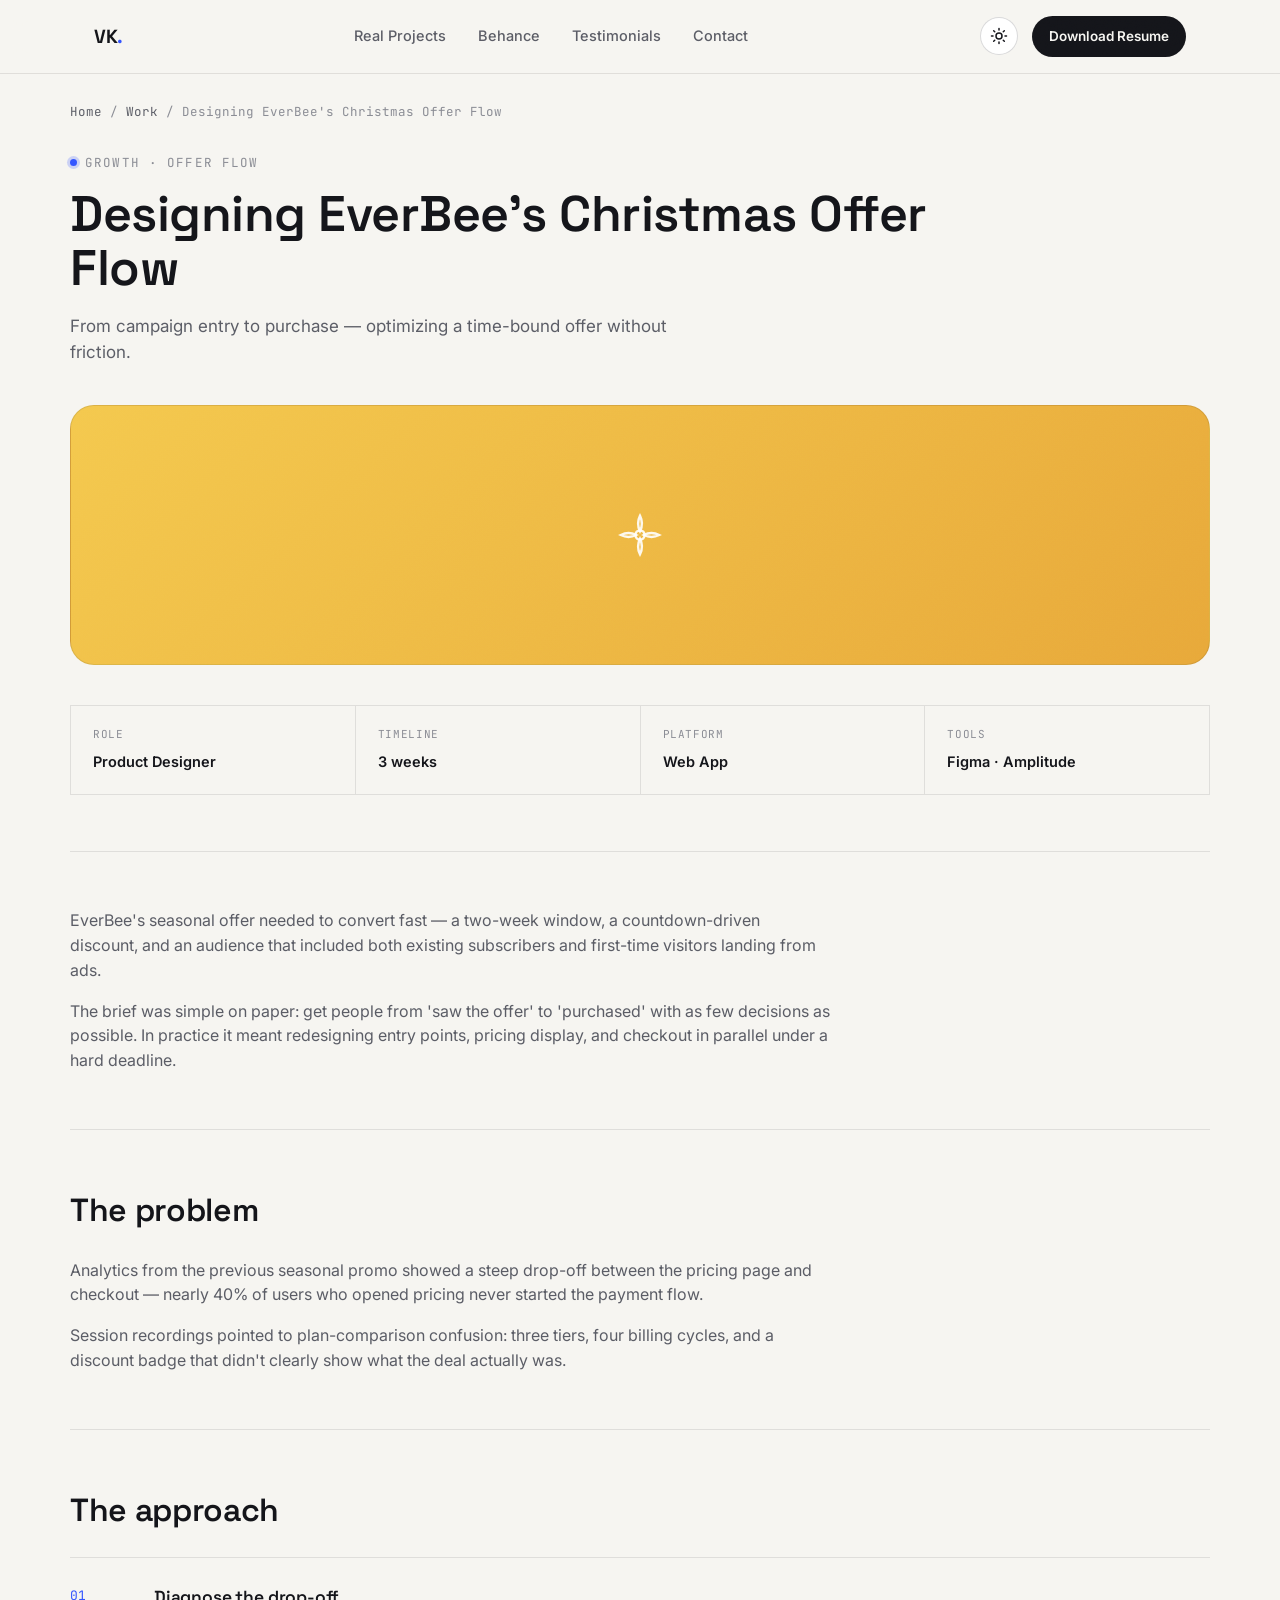
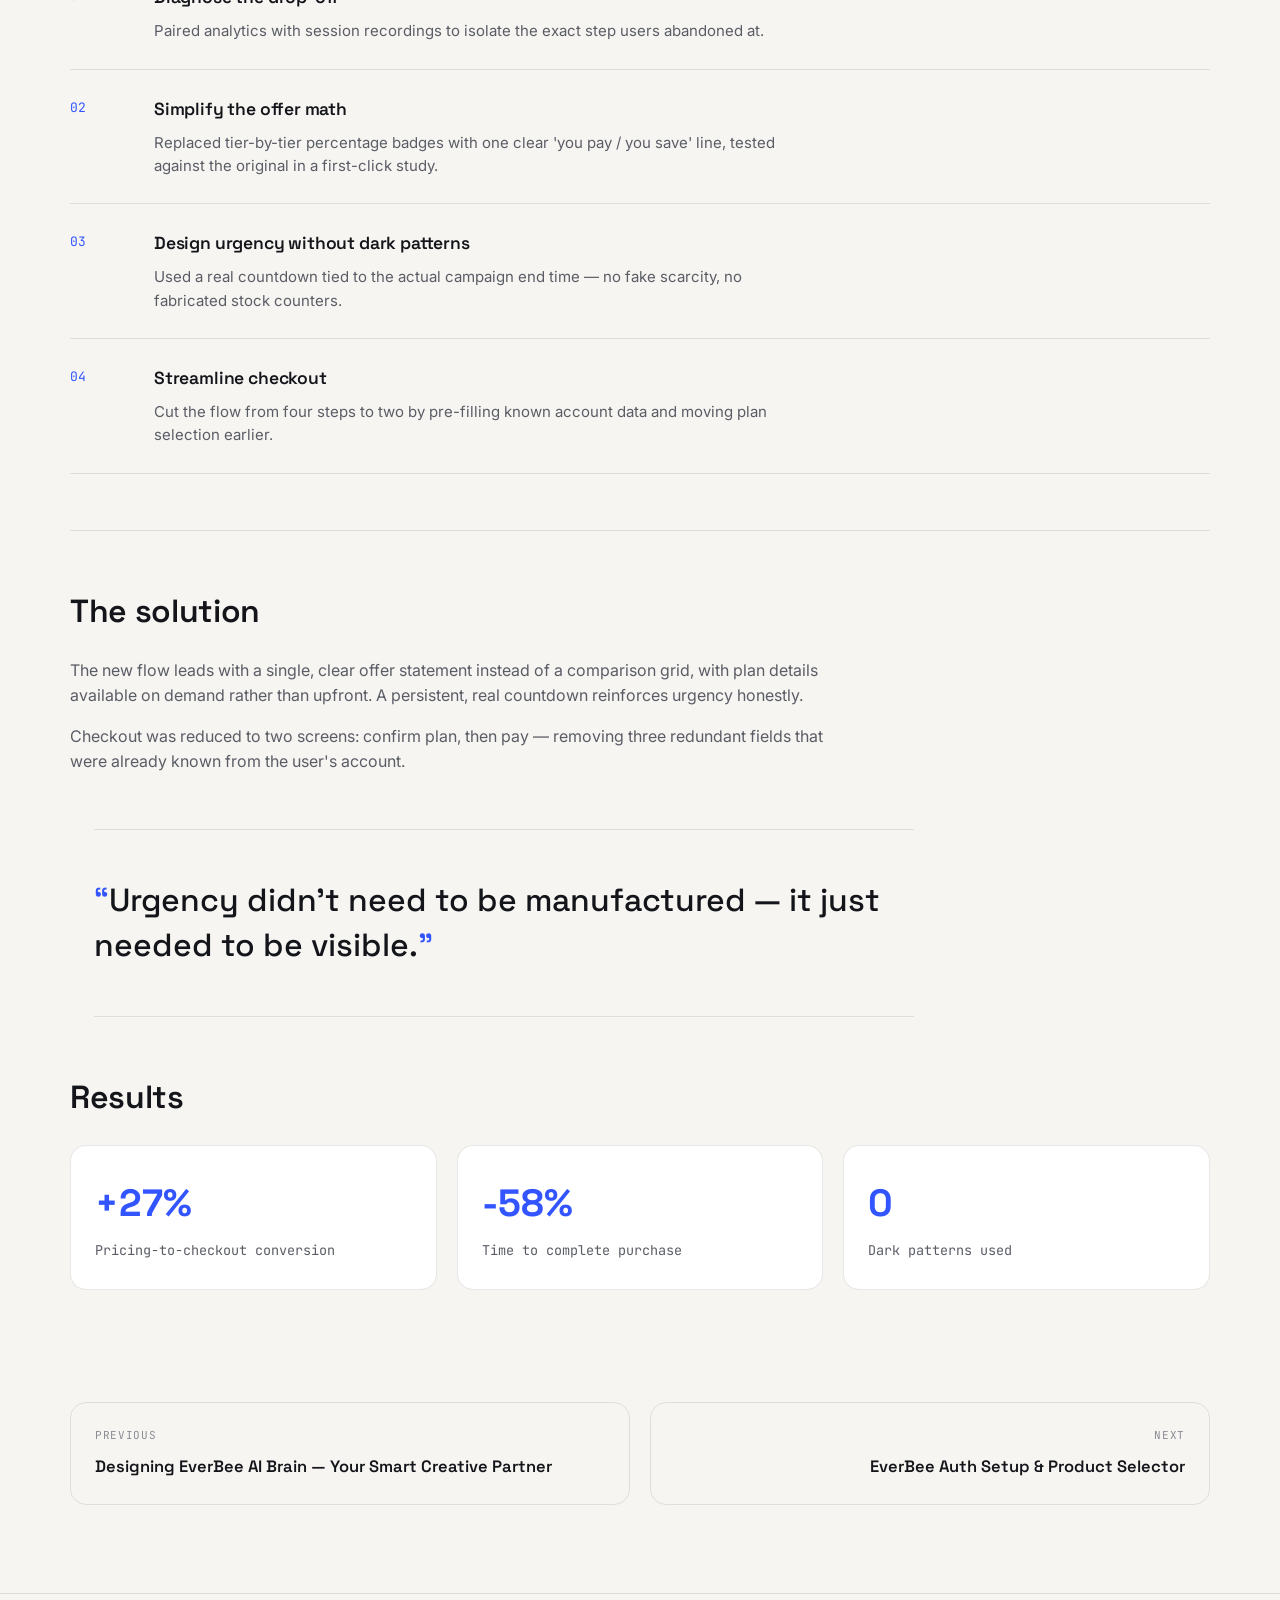
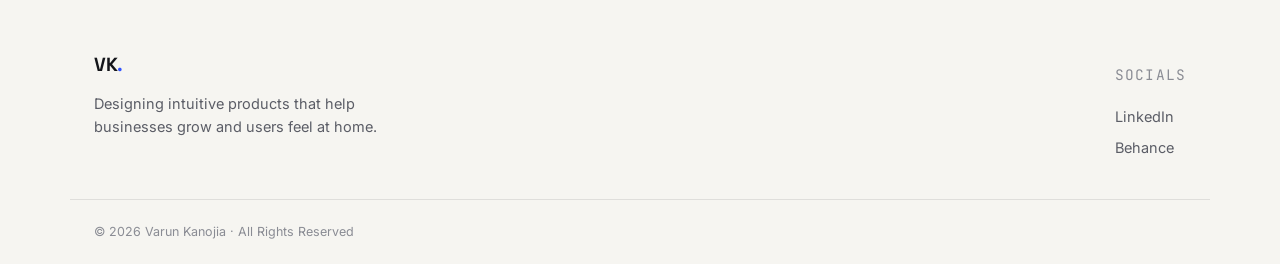
<file: varun-portfolio/case-studies/everbee-christmas-offer.html>
<!DOCTYPE html>
<html lang="en" data-theme="light">
<head>
<meta charset="UTF-8" />
<meta name="viewport" content="width=device-width, initial-scale=1.0" />
<title>Designing EverBee's Christmas Offer Flow — Varun Kanojia</title>
<meta name="description" content="From campaign entry to purchase — optimizing a time-bound offer without friction." />

<link rel="preconnect" href="https://fonts.googleapis.com">
<link rel="preconnect" href="https://fonts.gstatic.com" crossorigin>
<link href="https://fonts.googleapis.com/css2?family=Space+Grotesk:wght@400;500;600;700&family=Inter:wght@400;500;600&family=JetBrains+Mono:wght@400;500&display=swap" rel="stylesheet">
<link rel="stylesheet" href="../styles.css" />
</head>
<body>
<div class="grain" aria-hidden="true"></div>

<header class="nav" id="nav">
  <div class="nav-inner container">
    <a href="../index.html" class="logo">VK<span class="dot">.</span></a>
    <nav class="nav-links" id="navLinks">
      <a href="../index.html#work">Real Projects</a>
      <a href="https://www.behance.net/varunkanojia" target="_blank" rel="noopener">Behance</a>
      <a href="../index.html#testimonials">Testimonials</a>
      <a href="../index.html#contact">Contact</a>
    </nav>
    <div class="nav-actions">
      <button class="theme-toggle" id="themeToggle" aria-label="Toggle dark mode">
        <svg class="icon-sun" width="18" height="18" viewBox="0 0 24 24" fill="none" stroke="currentColor" stroke-width="2" stroke-linecap="round"><circle cx="12" cy="12" r="4"/><path d="M12 2v2M12 20v2M4.9 4.9l1.4 1.4M17.7 17.7l1.4 1.4M2 12h2M20 12h2M4.9 19.1l1.4-1.4M17.7 6.3l1.4-1.4"/></svg>
        <svg class="icon-moon" width="18" height="18" viewBox="0 0 24 24" fill="none" stroke="currentColor" stroke-width="2" stroke-linecap="round" stroke-linejoin="round"><path d="M21 12.8A9 9 0 1111.2 3 7 7 0 0021 12.8z"/></svg>
      </button>
      <a class="btn btn-primary btn-sm" href="https://drive.google.com/file/d/1HTufMe9qsli9R8VEX-VsirYOaF5EsAQ_/view?usp=sharing" target="_blank" rel="noopener">Download Resume</a>
      <button class="hamburger" id="hamburger" aria-label="Open menu"><span></span><span></span><span></span></button>
    </div>
  </div>
</header>
<div class="mobile-menu" id="mobileMenu">
  <a href="../index.html#work">Real Projects</a>
  <a href="https://www.behance.net/varunkanojia" target="_blank" rel="noopener">Behance</a>
  <a href="../index.html#testimonials">Testimonials</a>
  <a href="../index.html#contact">Contact</a>
  <a class="btn btn-primary" href="https://drive.google.com/file/d/1HTufMe9qsli9R8VEX-VsirYOaF5EsAQ_/view?usp=sharing" target="_blank" rel="noopener">Download Resume</a>
</div>


<main id="top">
  <div class="container breadcrumb">
    <a href="../index.html">Home</a> <span>/</span> <a href="../index.html#work">Work</a> <span>/</span> <span>Designing EverBee's Christmas Offer Flow</span>
  </div>

  <section class="cs-hero container">
    <p class="eyebrow"><span class="eyebrow-dot"></span>Growth · Offer Flow</p>
    <h1>Designing EverBee's Christmas Offer Flow</h1>
    <p class="section-sub">From campaign entry to purchase — optimizing a time-bound offer without friction.</p>

    <div class="cs-cover cover-yellow">
      <svg width="46" height="46" viewBox="0 0 24 24" fill="none" stroke="currentColor" stroke-width="1.3"><path d="M12 2c1.5 3 1.5 5-0 8-1.5-3-1.5-5 0-8zM12 22c-1.5-3-1.5-5 0-8 1.5 3 1.5 5 0 8zM2 12c3-1.5 5-1.5 8 0-3 1.5-5 1.5-8 0zM22 12c-3 1.5-5 1.5-8 0 3-1.5 5-1.5 8 0z"/><circle cx="12" cy="12" r="2.4"/></svg>
    </div>

    <div class="cs-meta">
      <div><span class="cs-meta-label">Role</span><span class="cs-meta-value">Product Designer</span></div>
      <div><span class="cs-meta-label">Timeline</span><span class="cs-meta-value">3 weeks</span></div>
      <div><span class="cs-meta-label">Platform</span><span class="cs-meta-value">Web App</span></div>
      <div><span class="cs-meta-label">Tools</span><span class="cs-meta-value">Figma · Amplitude</span></div>
    </div>
  </section>

  <section class="cs-section container">
    <p>EverBee's seasonal offer needed to convert fast — a two-week window, a countdown-driven discount, and an audience that included both existing subscribers and first-time visitors landing from ads.</p>
<p>The brief was simple on paper: get people from 'saw the offer' to 'purchased' with as few decisions as possible. In practice it meant redesigning entry points, pricing display, and checkout in parallel under a hard deadline.</p>
  </section>

  <section class="cs-section container">
    <h2>The problem</h2>
    <p>Analytics from the previous seasonal promo showed a steep drop-off between the pricing page and checkout — nearly 40% of users who opened pricing never started the payment flow.</p>
<p>Session recordings pointed to plan-comparison confusion: three tiers, four billing cycles, and a discount badge that didn't clearly show what the deal actually was.</p>
  </section>

  <section class="cs-section container">
    <h2>The approach</h2>
    <div class="cs-steps">
      
      <div class="cs-step">
        <div class="cs-step-num">01</div>
        <div>
          <h3>Diagnose the drop-off</h3>
          <p>Paired analytics with session recordings to isolate the exact step users abandoned at.</p>
        </div>
      </div>

      <div class="cs-step">
        <div class="cs-step-num">02</div>
        <div>
          <h3>Simplify the offer math</h3>
          <p>Replaced tier-by-tier percentage badges with one clear 'you pay / you save' line, tested against the original in a first-click study.</p>
        </div>
      </div>

      <div class="cs-step">
        <div class="cs-step-num">03</div>
        <div>
          <h3>Design urgency without dark patterns</h3>
          <p>Used a real countdown tied to the actual campaign end time — no fake scarcity, no fabricated stock counters.</p>
        </div>
      </div>

      <div class="cs-step">
        <div class="cs-step-num">04</div>
        <div>
          <h3>Streamline checkout</h3>
          <p>Cut the flow from four steps to two by pre-filling known account data and moving plan selection earlier.</p>
        </div>
      </div>
    </div>
  </section>

  <section class="cs-section container">
    <h2>The solution</h2>
    <p>The new flow leads with a single, clear offer statement instead of a comparison grid, with plan details available on demand rather than upfront. A persistent, real countdown reinforces urgency honestly.</p>
<p>Checkout was reduced to two screens: confirm plan, then pay — removing three redundant fields that were already known from the user's account.</p>
  </section>

  <section class="container">
    <blockquote class="cs-quote">Urgency didn't need to be manufactured — it just needed to be visible.</blockquote>
  </section>

  <section class="cs-section container" style="border-top:none;">
    <h2>Results</h2>
    <div class="cs-results">
      
      <div class="cs-result">
        <div class="cs-result-value">+27%</div>
        <div class="cs-result-label">Pricing-to-checkout conversion</div>
      </div>

      <div class="cs-result">
        <div class="cs-result-value">-58%</div>
        <div class="cs-result-label">Time to complete purchase</div>
      </div>

      <div class="cs-result">
        <div class="cs-result-value">0</div>
        <div class="cs-result-label">Dark patterns used</div>
      </div>
    </div>
  </section>

  <section class="container cs-nav">
    
    <a class="cs-nav-link prev" href="everbee-ai-brain.html">
      <span class="cs-nav-eyebrow">Previous</span>
      <span class="cs-nav-title">Designing EverBee AI Brain — Your Smart Creative Partner</span>
    </a>
    
    <a class="cs-nav-link next" href="everbee-auth-onboarding.html">
      <span class="cs-nav-eyebrow">Next</span>
      <span class="cs-nav-title">EverBee Auth Setup &amp; Product Selector</span>
    </a>
  </section>
</main>


<footer class="footer">
  <div class="container footer-inner">
    <div>
      <a href="../index.html" class="logo">VK<span class="dot">.</span></a>
      <p>Designing intuitive products that help businesses grow and users feel at home.</p>
    </div>
    <div class="footer-links">
      <p class="footer-heading">Socials</p>
      <a href="https://www.linkedin.com/in/varun-kanojia-a55846212/" target="_blank" rel="noopener">LinkedIn</a>
      <a href="https://www.behance.net/varunkanojia" target="_blank" rel="noopener">Behance</a>
    </div>
  </div>
  <div class="container footer-bottom">
    <p>&copy; 2026 Varun Kanojia &middot; All Rights Reserved</p>
  </div>
</footer>

<script src="../script.js"></script>
</body>
</html>
</file>
<file: varun-portfolio/styles.css>
/* ==========================================================================
   Varun Kanojia — Portfolio
   Tokens
   ========================================================================== */

:root{
  --bg: #F6F5F1;
  --surface: #FFFFFF;
  --surface-2: #EFEEE7;
  --ink: #14151A;
  --ink-soft: #5B5D66;
  --ink-faint: #8A8C94;
  --accent: #3355FF;
  --accent-ink: #FFFFFF;
  --warm: #FF6B4A;
  --line: rgba(20,21,26,0.10);
  --line-strong: rgba(20,21,26,0.16);
  --shadow: 0 1px 2px rgba(20,21,26,0.04), 0 12px 32px -12px rgba(20,21,26,0.12);
  --radius-s: 10px;
  --radius-m: 16px;
  --radius-l: 24px;

  --font-display: "Space Grotesk", sans-serif;
  --font-body: "Inter", sans-serif;
  --font-mono: "JetBrains Mono", monospace;

  color-scheme: light;
}

html[data-theme="dark"]{
  --bg: #0B0C10;
  --surface: #15161C;
  --surface-2: #1B1C23;
  --ink: #F3F3F1;
  --ink-soft: #A5A7B1;
  --ink-faint: #6C6E78;
  --accent: #7C8CFF;
  --accent-ink: #0B0C10;
  --warm: #FF8A68;
  --line: rgba(243,243,241,0.10);
  --line-strong: rgba(243,243,241,0.18);
  --shadow: 0 1px 2px rgba(0,0,0,0.3), 0 20px 40px -16px rgba(0,0,0,0.55);
  color-scheme: dark;
}

*,*::before,*::after{ box-sizing: border-box; }
html{ scroll-behavior: smooth; }

body{
  margin: 0;
  background: var(--bg);
  color: var(--ink);
  font-family: var(--font-body);
  font-size: 16px;
  line-height: 1.55;
  -webkit-font-smoothing: antialiased;
  transition: background .35s ease, color .35s ease;
}

@media (prefers-reduced-motion: reduce){
  html{ scroll-behavior: auto; }
  *{ animation-duration: .01ms !important; transition-duration: .01ms !important; }
}

.container{
  max-width: 1140px;
  margin: 0 auto;
  padding: 0 24px;
}

h1,h2,h3{
  font-family: var(--font-display);
  font-weight: 600;
  letter-spacing: -0.01em;
  margin: 0;
  color: var(--ink);
}

p{ margin: 0; color: var(--ink-soft); }

a{ color: inherit; text-decoration: none; }

::selection{ background: var(--accent); color: var(--accent-ink); }

:focus-visible{
  outline: 2px solid var(--accent);
  outline-offset: 3px;
  border-radius: 4px;
}

/* grain overlay for texture */
.grain{
  position: fixed; inset: 0; pointer-events: none; z-index: 2000;
  opacity: .035; mix-blend-mode: overlay;
  background-image: url("data:image/svg+xml;utf8,<svg xmlns='http://www.w3.org/2000/svg' width='120' height='120'><filter id='n'><feTurbulence type='fractalNoise' baseFrequency='0.9' numOctaves='2' stitchTiles='stitch'/></filter><rect width='100%25' height='100%25' filter='url(%23n)'/></svg>");
}

/* ==========================================================================
   Buttons / labels
   ========================================================================== */

.btn{
  display: inline-flex; align-items: center; gap: 8px;
  padding: 13px 22px;
  border-radius: 999px;
  font-family: var(--font-body);
  font-weight: 600;
  font-size: 14.5px;
  white-space: nowrap;
  transition: transform .18s ease, box-shadow .18s ease, background .18s ease, border-color .18s ease;
  border: 1px solid transparent;
}
.btn-sm{ padding: 9px 16px; font-size: 13.5px; }
.btn-primary{ background: var(--ink); color: var(--bg); }
html[data-theme="dark"] .btn-primary{ background: var(--accent); color: var(--accent-ink); }
.btn-primary:hover{ transform: translateY(-2px); box-shadow: var(--shadow); }

.btn-ghost{ background: transparent; color: var(--ink); border-color: var(--line-strong); }
.btn-ghost:hover{ border-color: var(--accent); color: var(--accent); transform: translateY(-2px); }

.eyebrow{
  display: flex; align-items: center; gap: 8px;
  font-family: var(--font-mono);
  font-size: 12.5px;
  text-transform: uppercase;
  letter-spacing: 0.09em;
  color: var(--ink-faint);
  margin-bottom: 14px;
}
.eyebrow-dot{
  width: 7px; height: 7px; border-radius: 50%;
  background: var(--accent);
  box-shadow: 0 0 0 3px color-mix(in srgb, var(--accent) 22%, transparent);
}

.highlight{
  color: var(--accent);
  position: relative;
  font-style: normal;
}

/* ==========================================================================
   Nav
   ========================================================================== */

.nav{
  position: sticky; top: 0; z-index: 1000;
  backdrop-filter: blur(14px) saturate(140%);
  background: color-mix(in srgb, var(--bg) 78%, transparent);
  border-bottom: 1px solid var(--line);
}
.nav-inner{
  display: flex; align-items: center; justify-content: space-between;
  padding: 16px 24px;
}
.logo{
  font-family: var(--font-display);
  font-weight: 700;
  font-size: 19px;
  letter-spacing: -0.02em;
}
.logo .dot{ color: var(--accent); }

.nav-links{ display: flex; gap: 32px; }
.nav-links a{
  font-size: 14.5px; font-weight: 500; color: var(--ink-soft);
  position: relative; padding: 4px 0;
  transition: color .2s ease;
}
.nav-links a:hover{ color: var(--ink); }
.nav-links a::after{
  content: ""; position: absolute; left: 0; right: 100%; bottom: 0; height: 1.5px;
  background: var(--accent); transition: right .25s ease;
}
.nav-links a:hover::after{ right: 0; }

.nav-actions{ display: flex; align-items: center; gap: 14px; }

.theme-toggle{
  width: 38px; height: 38px; border-radius: 50%;
  display: flex; align-items: center; justify-content: center;
  background: var(--surface); border: 1px solid var(--line-strong);
  color: var(--ink); cursor: pointer;
  transition: border-color .2s ease, transform .2s ease;
}
.theme-toggle:hover{ border-color: var(--accent); transform: rotate(-8deg); }
.theme-toggle .icon-moon{ display: none; }
html[data-theme="dark"] .theme-toggle .icon-sun{ display: none; }
html[data-theme="dark"] .theme-toggle .icon-moon{ display: block; }

.hamburger{
  display: none; flex-direction: column; gap: 4px;
  width: 38px; height: 38px; border-radius: 8px;
  align-items: center; justify-content: center;
  background: transparent; border: 1px solid var(--line-strong); cursor: pointer;
}
.hamburger span{ width: 16px; height: 1.5px; background: var(--ink); display: block; }

.mobile-menu{
  display: none; flex-direction: column; gap: 4px;
  position: sticky; top: 70px; z-index: 999;
  background: var(--bg); border-bottom: 1px solid var(--line);
  padding: 8px 24px 20px;
}
.mobile-menu a{
  padding: 12px 4px; font-size: 15px; font-weight: 500;
  border-bottom: 1px solid var(--line); color: var(--ink-soft);
}
.mobile-menu .btn{ margin-top: 12px; justify-content: center; }
.mobile-menu.open{ display: flex; }

/* ==========================================================================
   Hero
   ========================================================================== */

.hero{
  display: grid;
  grid-template-columns: 1.05fr 0.95fr;
  gap: 48px;
  align-items: center;
  padding: 96px 24px 88px;
}
.hero-title{
  font-size: clamp(40px, 5.4vw, 68px);
  line-height: 1.03;
}
.hero-sub{
  margin-top: 22px;
  font-size: 18px;
  max-width: 46ch;
  color: var(--ink-soft);
}
.hero-actions{ display: flex; gap: 14px; margin-top: 34px; flex-wrap: wrap; }

.hero-visual{ position: relative; }

.frame-card{
  position: relative;
  background: var(--surface);
  border: 1px solid var(--line-strong);
  border-radius: var(--radius-l);
  box-shadow: var(--shadow);
  overflow: visible;
  transform: rotate(1.2deg);
}
.frame-bar{
  display: flex; align-items: center; gap: 6px;
  padding: 14px 18px;
  border-bottom: 1px solid var(--line);
}
.frame-bar span{ width: 8px; height: 8px; border-radius: 50%; background: var(--line-strong); }
.frame-label{
  margin-left: 10px;
  font-family: var(--font-mono); font-size: 11.5px; color: var(--ink-faint);
}
.frame-body{ padding: 26px; display: flex; flex-direction: column; gap: 18px; }

.fb-row{ display: flex; align-items: center; gap: 12px; }
.fb-avatar{
  width: 40px; height: 40px; border-radius: 50%;
  background: linear-gradient(135deg, var(--accent), var(--warm));
  flex-shrink: 0;
}
.fb-lines{ flex: 1; display: flex; flex-direction: column; gap: 8px; }
.fb-line{ height: 9px; border-radius: 5px; background: var(--surface-2); }
.fb-line.w60{ width: 60%; }
.fb-line.w40{ width: 40%; }
.fb-line.dim{ opacity: .6; }

.fb-card{
  height: 96px; border-radius: var(--radius-m);
  background: linear-gradient(135deg, color-mix(in srgb, var(--accent) 16%, var(--surface)), var(--surface-2));
  border: 1px dashed var(--line-strong);
}

.fb-grid{ display: grid; grid-template-columns: repeat(3,1fr); gap: 10px; }
.fb-chip{ height: 46px; border-radius: 10px; background: var(--surface-2); border: 1px solid var(--line); }

.fb-cta{
  height: 40px; width: 46%; border-radius: 999px;
  background: var(--ink);
}
html[data-theme="dark"] .fb-cta{ background: var(--accent); }

.handle{
  position: absolute; width: 10px; height: 10px;
  border: 2px solid var(--accent); background: var(--surface);
}
.h-tl{ top: -6px; left: -6px; }
.h-tr{ top: -6px; right: -6px; }
.h-bl{ bottom: -6px; left: -6px; }
.h-br{ bottom: -6px; right: -6px; }

.frame-card::before{
  content: "";
  position: absolute; inset: -14px;
  border: 1.5px dashed var(--line-strong);
  border-radius: calc(var(--radius-l) + 14px);
  pointer-events: none;
}

.spec-chip{
  position: absolute;
  font-family: var(--font-mono);
  font-size: 11px;
  padding: 7px 12px;
  border-radius: 999px;
  background: var(--surface);
  border: 1px solid var(--line-strong);
  box-shadow: var(--shadow);
  color: var(--ink-soft);
  animation: floaty 5s ease-in-out infinite;
}
.chip-1{ top: 6%; right: -6%; animation-delay: 0s; }
.chip-2{ bottom: 14%; left: -9%; animation-delay: .6s; }
.chip-3{ bottom: -6%; right: 14%; animation-delay: 1.2s; }

@keyframes floaty{
  0%,100%{ transform: translateY(0); }
  50%{ transform: translateY(-8px); }
}

/* ==========================================================================
   Section headers
   ========================================================================== */

.section-head{ max-width: 640px; margin-bottom: 48px; }
.section-head h2{ font-size: clamp(28px, 3.4vw, 40px); }
.section-sub{ margin-top: 14px; font-size: 16.5px; }

section{ padding: 88px 0; }
.about{ padding-top: 20px; }

/* ==========================================================================
   About + stats
   ========================================================================== */

.about-text{
  font-size: clamp(22px, 2.6vw, 30px);
  font-weight: 500;
  line-height: 1.45;
  max-width: 880px;
  color: var(--ink);
}
.about-text strong{ font-weight: 600; color: var(--ink); }
.about-text strong:nth-of-type(2), .about-text strong:nth-of-type(4){ color: var(--accent); }

.stats{
  margin-top: 56px;
  display: grid;
  grid-template-columns: repeat(4, 1fr);
  border-top: 1px solid var(--line);
  border-left: 1px solid var(--line);
}
.stat{
  padding: 30px 24px;
  border-right: 1px solid var(--line);
  border-bottom: 1px solid var(--line);
}
.stat-num, .stat-plus{
  font-family: var(--font-display);
  font-weight: 700;
  font-size: clamp(30px, 3.6vw, 44px);
  color: var(--ink);
}
.stat-plus{ color: var(--accent); }
.stat-label{
  margin-top: 6px;
  font-size: 13.5px;
  font-family: var(--font-mono);
  color: var(--ink-faint);
}

/* ==========================================================================
   Skills
   ========================================================================== */

.skills-grid{
  display: grid;
  grid-template-columns: repeat(4, 1fr);
  gap: 20px;
}
.skill-card{
  background: var(--surface);
  border: 1px solid var(--line);
  border-radius: var(--radius-m);
  padding: 28px 24px;
  transition: transform .25s ease, border-color .25s ease, box-shadow .25s ease;
}
.skill-card:hover{
  transform: translateY(-4px);
  border-color: var(--line-strong);
  box-shadow: var(--shadow);
}
.skill-icon{
  width: 42px; height: 42px; border-radius: 12px;
  display: flex; align-items: center; justify-content: center;
  background: color-mix(in srgb, var(--accent) 12%, var(--surface));
  color: var(--accent);
  margin-bottom: 20px;
}
.skill-card h3{ font-size: 17px; margin-bottom: 10px; }
.skill-card p{ font-size: 14.5px; line-height: 1.6; }
.tags{ display: flex; flex-wrap: wrap; gap: 8px; margin-top: 18px; }
.tag{
  font-family: var(--font-mono);
  font-size: 11px;
  padding: 5px 10px;
  border-radius: 999px;
  background: var(--surface-2);
  color: var(--ink-soft);
  border: 1px solid var(--line);
}

/* ==========================================================================
   Work
   ========================================================================== */

.work-list{ display: flex; flex-direction: column; gap: 16px; }
.work-card{
  display: flex; align-items: center; gap: 24px;
  background: var(--surface);
  border: 1px solid var(--line);
  border-radius: var(--radius-m);
  padding: 26px 28px;
  transition: transform .25s ease, border-color .25s ease, box-shadow .25s ease;
}
.work-card:hover{
  transform: translateX(6px);
  border-color: var(--line-strong);
  box-shadow: var(--shadow);
}
.work-cover{
  width: 64px; height: 64px; border-radius: var(--radius-s);
  flex-shrink: 0;
  display: flex; align-items: center; justify-content: center;
  color: var(--surface);
}
.cover-orange{ background: linear-gradient(135deg,#FF8A4C,#FF6B4A); }
.cover-yellow{ background: linear-gradient(135deg,#F4C94E,#E8A93A); }
.cover-blue{ background: linear-gradient(135deg,#5B76FF,#3355FF); }

.work-body{ flex: 1; }
.work-tag{
  font-family: var(--font-mono); font-size: 11.5px; color: var(--accent);
  text-transform: uppercase; letter-spacing: .06em;
}
.work-body h3{ font-size: 19px; margin-top: 8px; }
.work-body p{ font-size: 14.5px; margin-top: 8px; }

.work-arrow{
  width: 40px; height: 40px; border-radius: 50%;
  display: flex; align-items: center; justify-content: center;
  border: 1px solid var(--line-strong);
  flex-shrink: 0;
  transition: background .2s ease, color .2s ease, transform .2s ease;
}
.work-card:hover .work-arrow{
  background: var(--ink); color: var(--bg); transform: rotate(45deg);
}
html[data-theme="dark"] .work-card:hover .work-arrow{ background: var(--accent); color: var(--accent-ink); }

/* ==========================================================================
   CTA
   ========================================================================== */

.cta-card{
  position: relative;
  background: var(--ink);
  color: var(--bg);
  border-radius: var(--radius-l);
  padding: 72px 40px;
  text-align: center;
  overflow: hidden;
}
html[data-theme="dark"] .cta-card{ background: var(--surface); border: 1px solid var(--line-strong); }

.cta-card h2{ color: var(--bg); font-size: clamp(26px, 3.4vw, 38px); max-width: 640px; margin: 0 auto; }
html[data-theme="dark"] .cta-card h2{ color: var(--ink); }
.cta-card p{
  max-width: 560px; margin: 18px auto 32px;
  color: color-mix(in srgb, var(--bg) 68%, transparent);
  font-size: 15.5px;
}
html[data-theme="dark"] .cta-card p{ color: var(--ink-soft); }
.cta-card .btn-primary{ background: var(--accent); color: var(--accent-ink); }

.cta-tags{
  display: flex; justify-content: center; flex-wrap: wrap; gap: 10px;
  margin-bottom: 28px;
}
.cta-tags span{
  font-family: var(--font-mono); font-size: 11px;
  padding: 6px 12px; border-radius: 999px;
  border: 1px solid color-mix(in srgb, var(--bg) 24%, transparent);
  color: color-mix(in srgb, var(--bg) 70%, transparent);
}
html[data-theme="dark"] .cta-tags span{ border-color: var(--line-strong); color: var(--ink-faint); }

/* ==========================================================================
   Testimonials
   ========================================================================== */

.testi-grid{ display: grid; grid-template-columns: repeat(3, 1fr); gap: 20px; }
.testi-card{
  margin: 0;
  background: var(--surface);
  border: 1px solid var(--line);
  border-radius: var(--radius-m);
  padding: 28px 26px;
  display: flex; flex-direction: column; justify-content: space-between; gap: 24px;
}
.testi-card blockquote{
  margin: 0; font-size: 15px; line-height: 1.65; color: var(--ink);
  font-family: var(--font-display); font-weight: 500;
}
.testi-card figcaption{ display: flex; align-items: center; gap: 12px; }
.testi-card figcaption strong{ display: block; font-size: 14px; }
.testi-card figcaption em{ font-style: normal; font-size: 12.5px; color: var(--ink-faint); }

.avatar{
  width: 40px; height: 40px; border-radius: 50%; flex-shrink: 0;
  display: flex; align-items: center; justify-content: center;
  font-family: var(--font-mono); font-size: 12.5px; font-weight: 600;
  color: #fff;
  background: linear-gradient(135deg, var(--av-a), var(--av-b));
}

/* ==========================================================================
   Contact
   ========================================================================== */

.contact-card{
  background: var(--surface);
  border: 1px solid var(--line);
  border-radius: var(--radius-l);
  padding: 64px;
}
.contact-copy{ max-width: 640px; }
.contact-tags{
  list-style: none; margin: 26px 0 0; padding: 0;
  display: flex; flex-wrap: wrap; gap: 10px;
}
.contact-tags li{
  font-family: var(--font-mono); font-size: 12px;
  padding: 8px 14px; border-radius: 999px;
  background: var(--surface-2); border: 1px solid var(--line);
  color: var(--ink-soft);
}

/* ==========================================================================
   Footer
   ========================================================================== */

.footer{ border-top: 1px solid var(--line); padding-top: 56px; }
.footer-inner{
  display: flex; justify-content: space-between; align-items: flex-start;
  gap: 40px; flex-wrap: wrap; padding-bottom: 40px;
}
.footer-inner p{ margin-top: 14px; max-width: 34ch; font-size: 14.5px; }
.footer-heading{ font-family: var(--font-mono); font-size: 11.5px; text-transform: uppercase; letter-spacing: .08em; color: var(--ink-faint); margin-bottom: 12px; }
.footer-links{ display: flex; flex-direction: column; gap: 8px; }
.footer-links a{ font-size: 14.5px; color: var(--ink-soft); }
.footer-links a:hover{ color: var(--accent); }
.footer-bottom{
  border-top: 1px solid var(--line);
  padding: 22px 24px;
}
.footer-bottom p{ font-size: 12.5px; color: var(--ink-faint); }

/* ==========================================================================
   Case study page
   ========================================================================== */

.breadcrumb{
  display: flex; align-items: center; gap: 8px;
  font-family: var(--font-mono); font-size: 12.5px; color: var(--ink-faint);
  padding: 28px 0 0;
}
.breadcrumb a{ color: var(--ink-soft); transition: color .2s ease; }
.breadcrumb a:hover{ color: var(--accent); }

.cs-hero{ padding: 32px 0 56px; }
.cs-hero h1{
  font-size: clamp(30px, 4.6vw, 50px);
  line-height: 1.08;
  max-width: 900px;
  margin-top: 14px;
}
.cs-hero .section-sub{ max-width: 640px; margin-top: 18px; font-size: 17px; }

.cs-cover{
  margin-top: 40px;
  height: 260px;
  border-radius: var(--radius-l);
  display: flex; align-items: center; justify-content: center;
  color: rgba(255,255,255,0.9);
  border: 1px solid var(--line);
}

.cs-meta{
  margin-top: 40px;
  display: grid;
  grid-template-columns: repeat(4, 1fr);
  border-top: 1px solid var(--line);
  border-left: 1px solid var(--line);
}
.cs-meta div{
  padding: 20px 22px;
  border-right: 1px solid var(--line);
  border-bottom: 1px solid var(--line);
}
.cs-meta-label{
  display: block;
  font-family: var(--font-mono); font-size: 11px; letter-spacing: .06em;
  text-transform: uppercase; color: var(--ink-faint); margin-bottom: 6px;
}
.cs-meta-value{ font-weight: 600; font-size: 14.5px; color: var(--ink); }

.cs-section{ padding: 56px 0; border-top: 1px solid var(--line); }
.cs-section h2{ font-size: clamp(24px, 3vw, 32px); margin-bottom: 22px; }
.cs-section p{ font-size: 16px; max-width: 760px; margin-bottom: 16px; }
.cs-section p:last-child{ margin-bottom: 0; }

.cs-steps{ display: flex; flex-direction: column; gap: 0; margin-top: 8px; }
.cs-step{
  display: grid; grid-template-columns: 64px 1fr;
  gap: 20px; padding: 26px 0;
  border-top: 1px solid var(--line);
}
.cs-step:last-child{ border-bottom: 1px solid var(--line); }
.cs-step-num{
  font-family: var(--font-mono); font-size: 13px; color: var(--accent);
  padding-top: 2px;
}
.cs-step h3{ font-size: 17.5px; margin-bottom: 8px; }
.cs-step p{ font-size: 15px; margin: 0; max-width: 640px; }

.cs-quote{
  margin: 0; padding: 48px 0;
  font-family: var(--font-display);
  font-weight: 500;
  font-size: clamp(22px, 3vw, 32px);
  line-height: 1.4;
  max-width: 820px;
  color: var(--ink);
  border-top: 1px solid var(--line);
  border-bottom: 1px solid var(--line);
}
.cs-quote::before{ content: "\201C"; color: var(--accent); }
.cs-quote::after{ content: "\201D"; color: var(--accent); }

.cs-results{
  display: grid; grid-template-columns: repeat(3, 1fr); gap: 20px;
  margin-top: 8px;
}
.cs-result{
  background: var(--surface); border: 1px solid var(--line);
  border-radius: var(--radius-m); padding: 28px 24px;
}
.cs-result-value{
  font-family: var(--font-display); font-weight: 700;
  font-size: clamp(28px, 3.4vw, 38px); color: var(--accent);
}
.cs-result-label{
  margin-top: 8px; font-size: 13.5px; font-family: var(--font-mono); color: var(--ink-soft);
}

.cs-nav{
  display: grid; grid-template-columns: 1fr 1fr; gap: 20px;
  padding: 56px 0 88px;
}
.cs-nav-link{
  border: 1px solid var(--line); border-radius: var(--radius-m);
  padding: 24px; display: flex; flex-direction: column; gap: 10px;
  transition: border-color .2s ease, transform .2s ease;
}
.cs-nav-link:hover{ border-color: var(--accent); transform: translateY(-3px); }
.cs-nav-link.next{ text-align: right; align-items: flex-end; }
.cs-nav-eyebrow{
  font-family: var(--font-mono); font-size: 11px; text-transform: uppercase;
  letter-spacing: .06em; color: var(--ink-faint);
}
.cs-nav-title{ font-family: var(--font-display); font-weight: 600; font-size: 16.5px; }

@media (max-width: 720px){
  .cs-meta{ grid-template-columns: repeat(2, 1fr); }
  .cs-results{ grid-template-columns: 1fr; }
  .cs-nav{ grid-template-columns: 1fr; }
  .cs-nav-link.next{ text-align: left; align-items: flex-start; }
  .cs-step{ grid-template-columns: 1fr; gap: 8px; }
}

/* ==========================================================================
   Reveal-on-scroll
   ========================================================================== */

.reveal{ opacity: 0; transform: translateY(18px); transition: opacity .7s ease, transform .7s ease; }
.reveal.in{ opacity: 1; transform: translateY(0); }

/* ==========================================================================
   Responsive
   ========================================================================== */

@media (max-width: 980px){
  .hero{ grid-template-columns: 1fr; padding-top: 56px; }
  .hero-visual{ order: -1; max-width: 420px; margin: 0 auto; }
  .stats{ grid-template-columns: repeat(2, 1fr); }
  .skills-grid{ grid-template-columns: repeat(2, 1fr); }
  .testi-grid{ grid-template-columns: 1fr; }
  .contact-card{ padding: 40px 28px; }
}

@media (max-width: 720px){
  .nav-links{ display: none; }
  .nav-actions .btn-sm{ display: none; }
  .hamburger{ display: flex; }
  .hero{ padding: 40px 20px 60px; }
  .hero-title{ font-size: clamp(34px, 9vw, 46px); }
  section{ padding: 64px 0; }
  .stats{ grid-template-columns: repeat(2, 1fr); }
  .skills-grid{ grid-template-columns: 1fr; }
  .work-card{ flex-wrap: wrap; }
  .work-arrow{ display: none; }
  .cta-card{ padding: 48px 24px; }
}

@media (max-width: 420px){
  .stats{ grid-template-columns: 1fr; }
}
</file>
